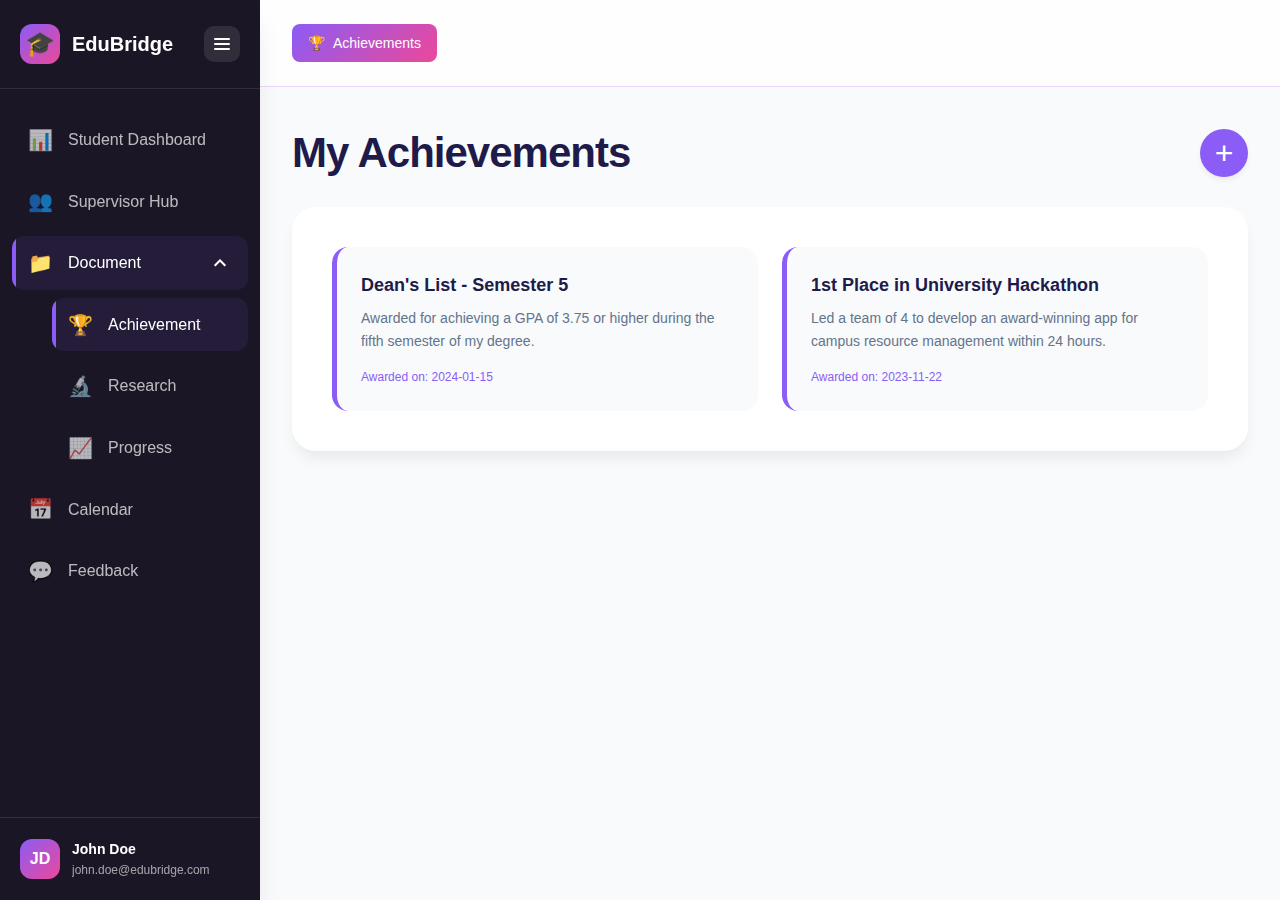
<file: achievement.html>
<!DOCTYPE html>
<html lang="en">
<head>
  <meta charset="UTF-8" />
  <meta name="viewport" content="width=device-width, initial-scale=1.0"/>
  <title>Achievement - EduBridge</title>
  <link rel="stylesheet" href="styles.css" />
  <link href="https://fonts.googleapis.com/css2?family=Material+Symbols+Outlined" rel="stylesheet" />
  <style>
    /* --- NEW: Header for Title and Add Button --- */
    .content-header {
      display: flex;
      justify-content: space-between;
      align-items: center;
      margin-bottom: 20px; /* Reduced bottom margin */
    }
    .add-achievement-btn {
      background: var(--primary);
      color: white;
      border: none;
      border-radius: 50%;
      width: 48px;
      height: 48px;
      font-size: 32px;
      font-weight: 300;
      cursor: pointer;
      display: flex;
      align-items: center;
      justify-content: center;
      line-height: 1;
      transition: all 0.3s ease;
      box-shadow: var(--shadow-md);
    }
    .add-achievement-btn:hover {
      background: #7c3aed;
      transform: scale(1.1) rotate(90deg);
      box-shadow: var(--shadow-lg);
    }

    /* --- NEW: Modal Styles for the Form --- */
    .modal-overlay {
      position: fixed;
      inset: 0;
      background-color: rgba(26, 22, 37, 0.6);
      backdrop-filter: blur(5px);
      z-index: 1001;
      display: flex;
      align-items: center;
      justify-content: center;
      opacity: 0;
      visibility: hidden;
      transition: opacity 0.3s ease, visibility 0s 0.3s;
    }
    .modal-overlay.active {
      opacity: 1;
      visibility: visible;
      transition: opacity 0.3s ease;
    }
    .modal-content {
      background: var(--bg-card);
      border-radius: 24px;
      padding: 40px;
      box-shadow: var(--shadow-xl);
      max-width: 600px;
      width: 90%;
      position: relative;
      transform: translateY(-30px);
      transition: transform 0.4s cubic-bezier(0.25, 1, 0.5, 1);
    }
    .modal-overlay.active .modal-content {
      transform: translateY(0);
    }
    .close-modal-btn {
      position: absolute;
      top: 15px;
      right: 20px;
      background: none;
      border: none;
      font-size: 32px;
      color: var(--text-secondary);
      cursor: pointer;
      transition: color 0.2s ease;
    }
    .close-modal-btn:hover {
      color: var(--text-primary);
    }
    .modal-content h2 {
      font-size: 28px;
      font-weight: 700;
      margin-bottom: 32px;
      color: var(--text-primary);
    }
    .form-grid {
      display: grid;
      grid-template-columns: 1fr;
      gap: 24px;
    }
    .form-group label {
      display: block; font-weight: 600; margin-bottom: 10px;
    }
    .form-group input, .form-group textarea {
      width: 100%; padding: 14px; border: 2px solid var(--border); border-radius: 12px;
      font-size: 16px; transition: all 0.3s ease; background: var(--bg-main);
    }
    .form-group input:focus, .form-group textarea:focus {
        outline: none; border-color: var(--primary); background: white;
    }
    textarea { resize: vertical; min-height: 120px; font-family: inherit; }
    .submit-btn {
      background: var(--gradient-primary); color: white; border: none; padding: 16px 32px; border-radius: 12px;
      font-size: 16px; font-weight: 600; cursor: pointer; transition: all 0.3s ease;
    }
    .submit-btn:hover { transform: translateY(-2px); box-shadow: var(--shadow-lg); }

    /* --- NEW: Animated Success Toast --- */
    .success-toast {
      position: fixed;
      bottom: 20px;
      left: 50%;
      transform: translateX(-50%);
      background-color: #059669; /* A nice green */
      color: white;
      padding: 16px 24px;
      border-radius: 12px;
      box-shadow: var(--shadow-xl);
      z-index: 1002;
      opacity: 0;
      visibility: hidden;
      transform: translate(-50%, 50px);
      transition: opacity 0.4s ease, transform 0.4s ease, visibility 0s 0.4s;
    }
    .success-toast.show {
      opacity: 1;
      visibility: visible;
      transform: translate(-50%, 0);
      transition: opacity 0.4s ease, transform 0.4s ease;
    }
    
    /* Existing Achievement Display Styles */
    .achievements-card {
      background: var(--bg-card);
      border-radius: 24px;
      padding: 40px;
      box-shadow: var(--shadow-lg);
    }
    .achievements-grid {
        display: grid;
        grid-template-columns: repeat(auto-fill, minmax(300px, 1fr));
        gap: 24px;
    }
    .achievement-item {
        background: var(--bg-main); padding: 24px; border-radius: 16px; border-left: 5px solid var(--primary);
    }
    .achievement-item h3 { font-size: 18px; font-weight: 700; color: var(--text-primary); margin-bottom: 8px; }
    .achievement-item p { font-size: 14px; color: var(--text-secondary); margin-bottom: 16px; }
    .achievement-item .date { font-size: 12px; font-weight: 500; color: var(--primary); }
  </style>
</head>
<body>
<div class="layout">
  <!-- The sidebar remains the same, make sure it's the updated version -->
  <aside class="sidebar" id="sidebar">
    <div class="sidebar-header">
      <a href="index.html" class="logo-wrapper">
        <div class="logo-icon">🎓</div>
        <span class="logo-text">EduBridge</span>
      </a>
      <button class="toggle-btn" onclick="toggleSidebar()">
        <svg width="20" height="20" viewBox="0 0 20 20" fill="currentColor"><path d="M3 5h14M3 10h14M3 15h14" stroke="currentColor" stroke-width="2" stroke-linecap="round" /></svg>
      </button>
    </div>
    <nav class="nav-menu">
      <div class="nav-item"><a href="index.html" class="nav-link"><span class="nav-icon">📊</span><span class="nav-text">Student Dashboard</span></a></div>
      <div class="nav-item"><a href="supervisor.html" class="nav-link"><span class="nav-icon">👥</span><span class="nav-text">Supervisor Hub</span></a></div>
      <div class="nav-item"><a href="javascript:void(0);" class="nav-link active" onclick="toggleSubItems()"><span class="nav-icon">📁</span><span class="nav-text">Document</span><span class="material-symbols-outlined" id="dropdownArrow">keyboard_arrow_up</span></a></div>
      <div class="nav-sub-items" id="subItems" style="display: block;">
        <div class="nav-item sub-item"><a href="achievement.html" class="nav-link active"><span class="nav-icon">🏆</span><span class="nav-text">Achievement</span></a></div>
        <div class="nav-item sub-item"><a href="research.html" class="nav-link"><span class="nav-icon">🔬</span><span class="nav-text">Research</span></a></div>
        <div class="nav-item sub-item"><a href="progress.html" class="nav-link"><span class="nav-icon">📈</span><span class="nav-text">Progress</span></a></div>
      </div>
      <div class="nav-item"><a href="calendar.html" class="nav-link"><span class="nav-icon">📅</span><span class="nav-text">Calendar</span></a></div>
      <div class="nav-item"><a href="feedback.html" class="nav-link"><span class="nav-icon">💬</span><span class="nav-text">Feedback</span></a></div>
    </nav>
    <a href="edit-profile.html" style="text-decoration: none; color: inherit;">
      <div class="user-profile">
        <div class="user-avatar">JD</div>
        <div class="user-info"><div class="user-name">John Doe</div><div class="user-email">john.doe@edubridge.com</div></div>
      </div>
    </a>
  </aside>

  <main class="main-content" id="mainContent">
    <div class="header">
      <div class="page-badge"><span>🏆</span><span>Achievements</span></div>
    </div>
    <div class="content">
      <div class="content-header">
        <h1 class="section-title" style="margin-bottom: 0;">My Achievements</h1>
        <button class="add-achievement-btn" id="addAchievementBtn" title="Add New Achievement">+</button>
      </div>
      
      <div class="achievements-card">
          <div class="achievements-grid" id="achievementsGrid">
            <!-- Example Achievements -->
            <div class="achievement-item">
              <h3>Dean's List - Semester 5</h3>
              <p>Awarded for achieving a GPA of 3.75 or higher during the fifth semester of my degree.</p>
              <div class="date">Awarded on: 2024-01-15</div>
            </div>
            <div class="achievement-item">
              <h3>1st Place in University Hackathon</h3>
              <p>Led a team of 4 to develop an award-winning app for campus resource management within 24 hours.</p>
              <div class="date">Awarded on: 2023-11-22</div>
            </div>
          </div>
      </div>
    </div>
  </main>
</div>

<!-- MODAL FOR ADDING ACHIEVEMENT -->
<div class="modal-overlay" id="achievementModal">
  <div class="modal-content">
    <button class="close-modal-btn" id="closeModalBtn">×</button>
    <h2>Add New Achievement</h2>
    <form id="achievementForm">
      <div class="form-grid">
        <div class="form-group">
          <label for="achieveTitle">Achievement Title</label>
          <input type="text" id="achieveTitle" name="achieveTitle" placeholder="e.g., Best Paper Award" required>
        </div>
        <div class="form-group">
          <label for="achieveDesc">Description</label>
          <textarea id="achieveDesc" name="achieveDesc" placeholder="Briefly describe the achievement." required></textarea>
        </div>
        <div class="form-group">
          <label for="achieveDate">Date Awarded</label>
          <input type="date" id="achieveDate" name="achieveDate" required>
        </div>
      </div>
      <button type="submit" class="submit-btn">Add Achievement</button>
    </form>
  </div>
</div>

<!-- SUCCESS TOAST NOTIFICATION -->
<div class="success-toast" id="successToast">
  Your achievement has been successfully added!
</div>

<script>
  // --- Sidebar Logic ---
  function toggleSubItems() {
    const subItems = document.getElementById("subItems");
    const arrow = document.getElementById("dropdownArrow");
    const isVisible = subItems.style.display === "block";
    subItems.style.display = isVisible ? "none" : "block";
    arrow.textContent = isVisible ? "keyboard_arrow_down" : "keyboard_arrow_up";
  }
  function toggleSidebar() {
      const sidebar = document.getElementById('sidebar');
      sidebar.classList.toggle('collapsed');
  }

  // --- NEW: Modal and Form Logic ---
  document.addEventListener('DOMContentLoaded', function() {
    const modal = document.getElementById('achievementModal');
    const addBtn = document.getElementById('addAchievementBtn');
    const closeBtn = document.getElementById('closeModalBtn');
    const form = document.getElementById('achievementForm');
    const grid = document.getElementById('achievementsGrid');
    const successToast = document.getElementById('successToast');

    // Function to open the modal
    const openModal = () => {
      modal.classList.add('active');
    };

    // Function to close the modal
    const closeModal = () => {
      modal.classList.remove('active');
    };

    // Event listeners to open/close modal
    addBtn.addEventListener('click', openModal);
    closeBtn.addEventListener('click', closeModal);
    modal.addEventListener('click', (event) => {
      if (event.target === modal) {
        closeModal();
      }
    });

    // Form submission logic
    form.addEventListener('submit', function(event) {
      event.preventDefault();

      const title = document.getElementById('achieveTitle').value;
      const description = document.getElementById('achieveDesc').value;
      const date = document.getElementById('achieveDate').value;

      // Create new achievement item element
      const newItem = document.createElement('div');
      newItem.classList.add('achievement-item');
      newItem.innerHTML = `
        <h3>${title}</h3>
        <p>${description}</p>
        <div class="date">Awarded on: ${date}</div>
      `;

      // Add the new item to the top of the grid
      grid.prepend(newItem);

      // Reset the form and close the modal
      form.reset();
      closeModal();

      // Show the animated success toast
      successToast.classList.add('show');
      // Hide the toast after 3 seconds
      setTimeout(() => {
        successToast.classList.remove('show');
      }, 3000);
    });
  });
</script>
</body>
</html>
</file>
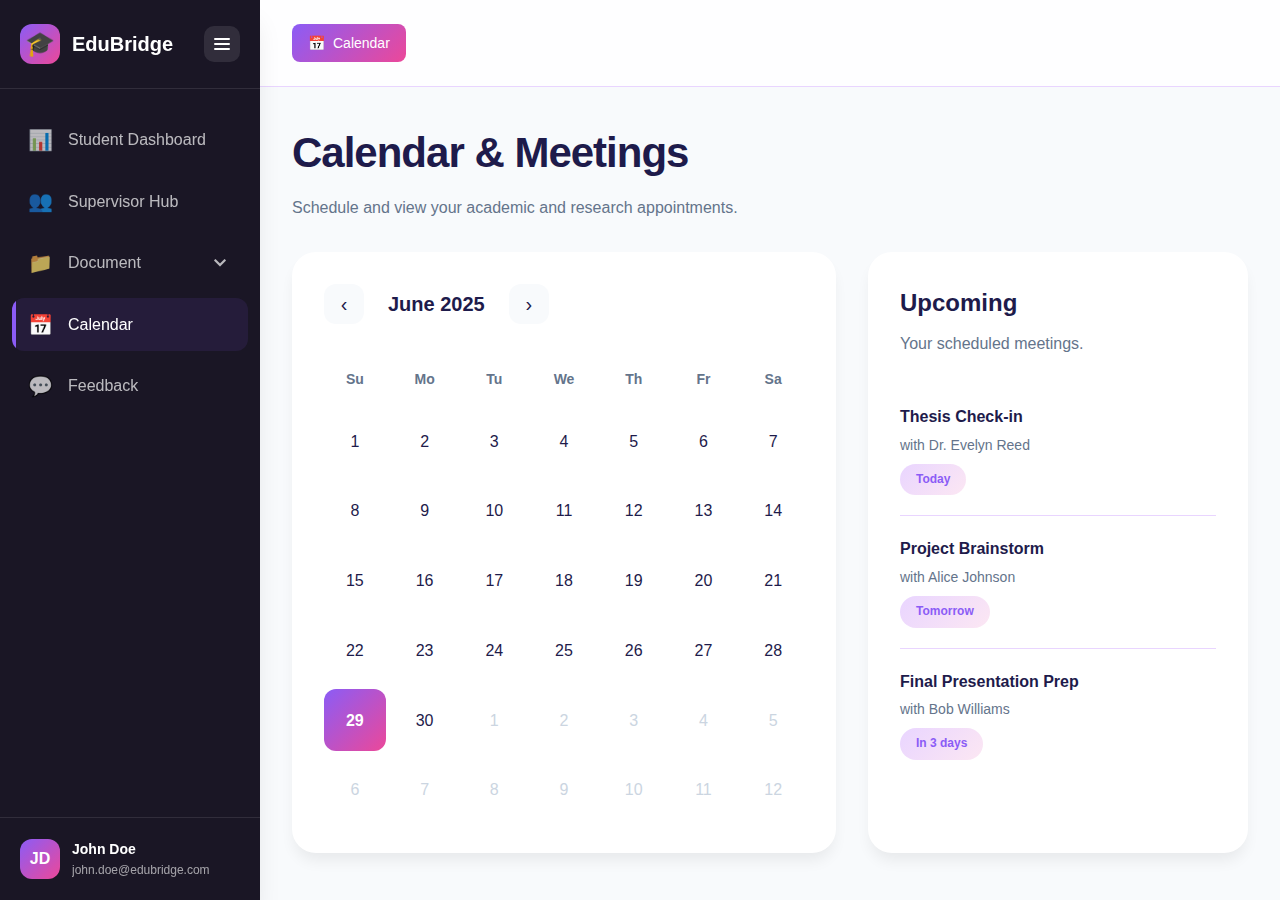
<file: calendar.html>
<!DOCTYPE html>
<html lang="en">
<head>
    <meta charset="UTF-8">
    <meta name="viewport" content="width=device-width, initial-scale=1.0">
    <title>EduBridge - Calendar</title>
    <link rel="stylesheet" href="styles.css">
    <link href="https://fonts.googleapis.com/css2?family=Material+Symbols+Outlined" rel="stylesheet" />
</head>
<body>
<div class="layout">
    <!-- START: UPDATED SIDEBAR -->
    <aside class="sidebar" id="sidebar">
      <div class="sidebar-header">
        <a href="index.html" class="logo-wrapper">
          <div class="logo-icon">🎓</div>
          <span class="logo-text">EduBridge</span>
        </a>
        <button class="toggle-btn" onclick="toggleSidebar()">
          <svg width="20" height="20" viewBox="0 0 20 20" fill="currentColor"><path d="M3 5h14M3 10h14M3 15h14" stroke="currentColor" stroke-width="2" stroke-linecap="round" /></svg>
        </button>
      </div>
      <nav class="nav-menu">
        <div class="nav-item">
          <a href="index.html" class="nav-link">
            <span class="nav-icon">📊</span><span class="nav-text">Student Dashboard</span>
          </a>
        </div>
        <div class="nav-item">
          <a href="supervisor.html" class="nav-link">
            <span class="nav-icon">👥</span><span class="nav-text">Supervisor Hub</span>
          </a>
        </div>
        <div class="nav-item">
          <a href="javascript:void(0);" class="nav-link" onclick="toggleSubItems()">
            <span class="nav-icon">📁</span>
            <span class="nav-text">Document</span>
            <span class="material-symbols-outlined" id="dropdownArrow">keyboard_arrow_down</span>
          </a>
        </div>
        <div class="nav-sub-items" id="subItems" style="display: none;">
          <div class="nav-item sub-item"><a href="achievement.html" class="nav-link"><span class="nav-icon">🏆</span><span class="nav-text">Achievement</span></a></div>
          <div class="nav-item sub-item"><a href="research.html" class="nav-link"><span class="nav-icon">🔬</span><span class="nav-text">Research</span></a></div>
          <div class="nav-item sub-item"><a href="progress.html" class="nav-link"><span class="nav-icon">📈</span><span class="nav-text">Progress</span></a></div>
        </div>
        <div class="nav-item">
          <a href="calendar.html" class="nav-link active">
            <span class="nav-icon">📅</span><span class="nav-text">Calendar</span>
          </a>
        </div>
        <div class="nav-item">
          <a href="feedback.html" class="nav-link">
            <span class="nav-icon">💬</span><span class="nav-text">Feedback</span>
          </a>
        </div>
      </nav>
      <a href="edit-profile.html" style="text-decoration: none; color: inherit;">
        <div class="user-profile">
          <div class="user-avatar">JD</div>
          <div class="user-info"><div class="user-name">John Doe</div><div class="user-email">john.doe@edubridge.com</div></div>
        </div>
      </a>
    </aside>
    <!-- END: UPDATED SIDEBAR -->

    <main class="main-content" id="mainContent">
        <div class="header">
            <div class="page-badge">
                <span>📅</span>
                <span>Calendar</span>
            </div>
        </div>
        <div class="content">
            <h1 class="section-title">Calendar & Meetings</h1>
            <p style="color: var(--text-secondary); margin-top: -32px; margin-bottom: 32px;">Schedule and view your academic and research appointments.</p>
            <div class="calendar-layout">
                <div class="calendar-card">
                    <div class="calendar-header">
                        <div class="calendar-nav">
                            <button onclick="previousMonth()">‹</button>
                            <span class="calendar-month">June 2025</span>
                            <button onclick="nextMonth()">›</button>
                        </div>
                    </div>
                    <div class="calendar-grid" id="calendarGrid">
                        <div class="calendar-day-header">Su</div>
                        <div class="calendar-day-header">Mo</div>
                        <div class="calendar-day-header">Tu</div>
                        <div class="calendar-day-header">We</div>
                        <div class="calendar-day-header">Th</div>
                        <div class="calendar-day-header">Fr</div>
                        <div class="calendar-day-header">Sa</div>
                    </div>
                </div>
                <div class="meetings-card">
                    <h3 class="meetings-header">Upcoming</h3>
                    <p class="meetings-subtitle">Your scheduled meetings.</p>
                    <div class="meeting-item">
                        <div class="meeting-title">Thesis Check-in</div>
                        <div class="meeting-info">with Dr. Evelyn Reed</div>
                        <span class="meeting-time">Today</span>
                    </div>
                    <div class="meeting-item">
                        <div class="meeting-title">Project Brainstorm</div>
                        <div class="meeting-info">with Alice Johnson</div>
                        <span class="meeting-time">Tomorrow</span>
                    </div>
                    <div class="meeting-item">
                        <div class="meeting-title">Final Presentation Prep</div>
                        <div class="meeting-info">with Bob Williams</div>
                        <span class="meeting-time">In 3 days</span>
                    </div>
                </div>
            </div>
        </div>
    </main>
</div>
<script>
  function toggleSubItems() {
    const subItems = document.getElementById("subItems");
    const arrow = document.getElementById("dropdownArrow");
    const isVisible = subItems.style.display === "block";
    subItems.style.display = isVisible ? "none" : "block";
    arrow.textContent = isVisible ? "keyboard_arrow_down" : "keyboard_arrow_up";
  }
   function toggleSidebar() {
      const sidebar = document.getElementById('sidebar');
      sidebar.classList.toggle('collapsed');
  }
</script>
<script src="common.js"></script>
<script src="calendar.js"></script>
</body>
</html>
</file>
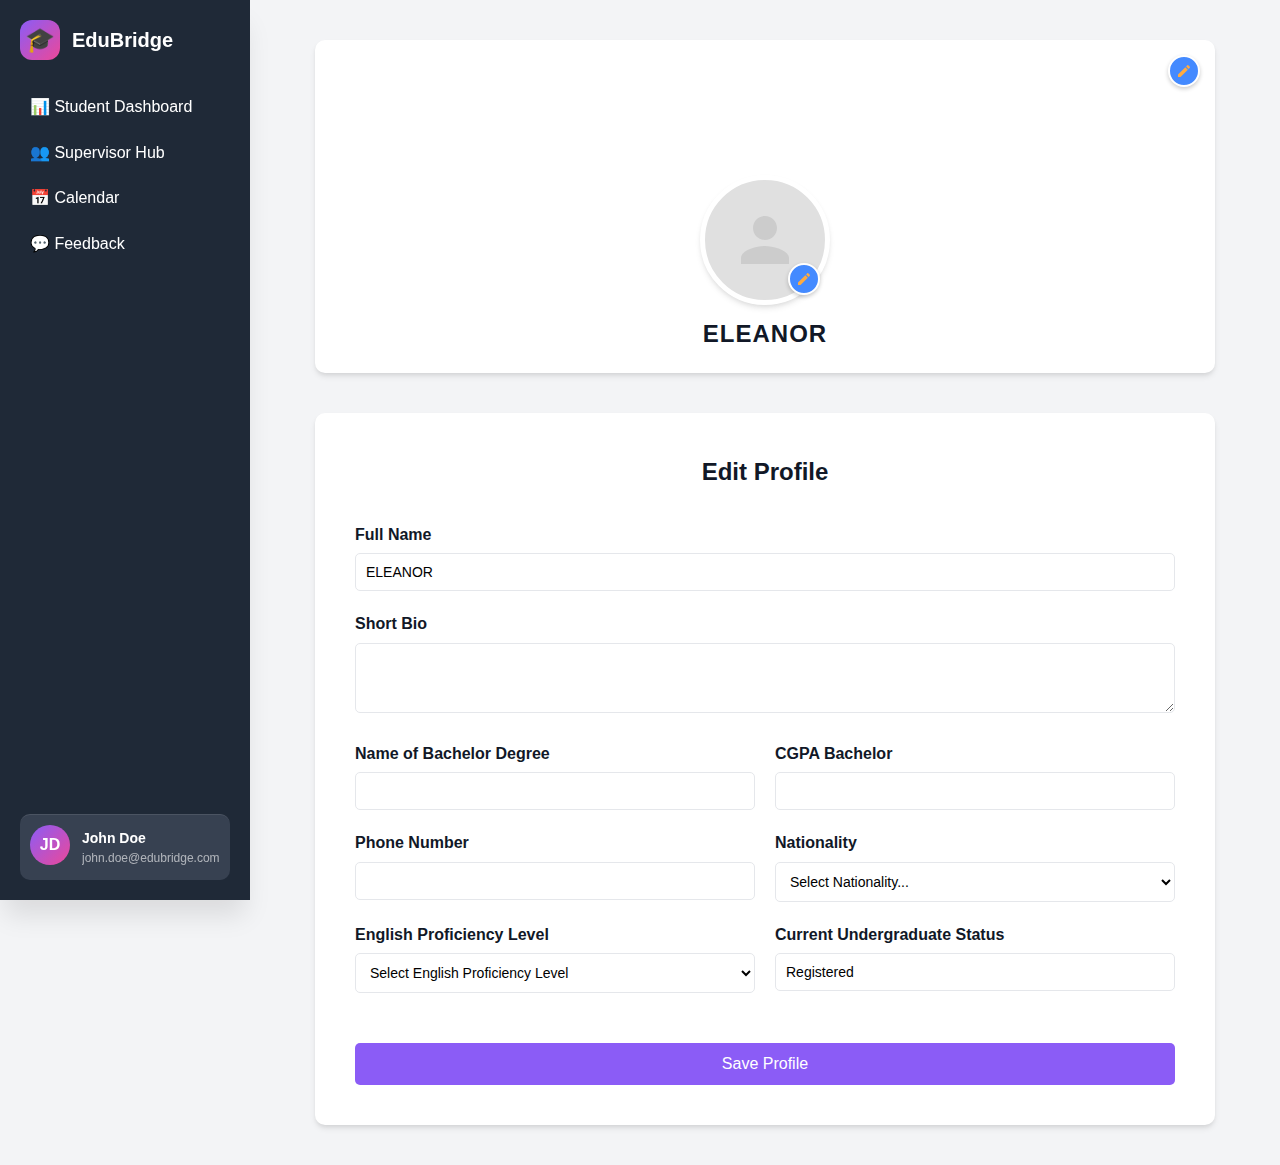
<file: edit-profile.html>
<!DOCTYPE html>
<html lang="en">
<head>
  <meta charset="UTF-8" />
  <meta name="viewport" content="width=device-width, initial-scale=1.0"/>
  <title>Edit Profile - EduBridge</title>
  <link rel="stylesheet" href="styles.css" />
  <style>
    /* Base styles from your original file */
    :root {
      --sidebar-bg: #1f2937;
      --sidebar-hover: #374151;
      --bg-main: #f3f4f6;
      --bg-card: #ffffff;
      --text-primary: #111827;
      --primary: #8b5cf6;
      --border: #e5e7eb;
      --shadow-md: 0 4px 6px -1px rgba(0, 0, 0, 0.1), 0 2px 4px -1px rgba(0, 0, 0, 0.06);
    }

    .layout {
      display: flex;
      min-height: 100vh;
    }

    .sidebar {
      width: 250px;
      background-color: var(--sidebar-bg);
      color: white;
      display: flex;
      flex-direction: column;
      justify-content: space-between;
      padding: 20px;
    }

    .logo-wrapper {
      display: flex;
      align-items: center;
      text-decoration: none;
      color: white;
      font-size: 1.2rem;
      font-weight: bold;
    }

    .nav-link {
      display: flex;
      align-items: center;
      padding: 10px;
      border-radius: 5px;
      color: white;
      text-decoration: none;
      transition: background 0.3s;
    }

    .nav-link:hover {
      background-color: var(--sidebar-hover);
    }

    .user-profile {
      margin-top: auto;
      background-color: var(--sidebar-hover);
      padding: 10px;
      border-radius: 10px;
    }

    .user-avatar {
      background-color: var(--primary);
      width: 40px;
      height: 40px;
      border-radius: 50%;
      display: flex;
      align-items: center;
      justify-content: center;
      font-weight: bold;
      margin-bottom: 5px;
      color: white;
    }

    .main-content {
      flex: 1;
      background-color: var(--bg-main);
      padding: 40px;
      overflow-y: auto;
    }

    /* --- START: CSS for New Profile Header --- */
    .profile-header {
      max-width: 900px;
      margin: 0 auto 40px auto;
      background-color: var(--bg-card);
      border-radius: 10px;
      box-shadow: var(--shadow-md);
      position: relative;
    }

    .profile-banner {
      height: 200px;
      background-image: url('https://i.imgur.com/g9nENyN.png'); /* Low-poly background */
      background-size: cover;
      background-position: center;
      border-top-left-radius: 10px;
      border-top-right-radius: 10px;
      position: relative;
    }

    .profile-picture-container {
      position: absolute;
      top: 200px; /* Same as banner height */
      left: 50%;
      transform: translate(-50%, -50%);
      text-align: center;
    }
    
    .profile-avatar-wrapper {
        position: relative;
        display: inline-block;
    }

    .profile-avatar-img {
      width: 130px;
      height: 130px;
      border-radius: 50%;
      border: 5px solid white;
      background-color: #e0e0e0; /* Placeholder color */
      display: flex;
      align-items: center;
      justify-content: center;
      box-shadow: var(--shadow-md);
    }
    
    .profile-avatar-img svg {
        width: 60%;
        height: 60%;
        fill: #cccccc;
    }

    .profile-name {
      margin-top: 75px; /* Creates space for the overlapping avatar */
      padding-bottom: 20px;
      font-size: 1.5rem;
      font-weight: bold;
      color: var(--text-primary);
      text-align: center;
      letter-spacing: 1px;
    }
    
    .edit-button {
        position: absolute;
        width: 32px;
        height: 32px;
        background-color: #448aff; /* Blue color from image */
        border-radius: 50%;
        border: 2px solid white;
        display: flex;
        align-items: center;
        justify-content: center;
        cursor: pointer;
        box-shadow: 0 2px 4px rgba(0,0,0,0.2);
        padding: 0; /* Override default button padding */
    }
    
    .edit-button:hover {
        background-color: #2962ff;
    }

    .edit-button svg {
        width: 16px;
        height: 16px;
        fill: #ffab40; /* Orange color from image */
    }

    .banner-edit {
        top: 15px;
        right: 15px;
    }

    .avatar-edit {
        bottom: 10px;
        right: 10px;
    }
    /* --- END: CSS for New Profile Header --- */

    .form-wrapper {
      max-width: 900px;
      background-color: var(--bg-card);
      padding: 40px;
      border-radius: 10px;
      box-shadow: var(--shadow-md);
      margin: auto;
    }

    h2 {
      margin-bottom: 30px;
      text-align: center;
      color: var(--text-primary);
    }

    form {
      display: grid;
      grid-template-columns: 1fr 1fr;
      gap: 20px;
    }

    .full-width {
      grid-column: 1 / -1;
    }

    label {
      display: block;
      margin-bottom: 6px;
      font-weight: 600;
    }

    input, textarea, select {
      width: 100%;
      padding: 10px;
      border: 1px solid var(--border);
      border-radius: 5px;
      font-size: 14px;
      background-color: white;
    }

    /* Made selector more specific to avoid conflict with edit buttons */
    button[type="submit"] {
      grid-column: 1 / -1;
      margin-top: 30px;
      padding: 12px;
      background-color: var(--primary);
      color: white;
      border: none;
      border-radius: 5px;
      font-size: 16px;
      cursor: pointer;
    }

    button[type="submit"]:hover {
      background-color: #6d28d9;
    }

    @media screen and (max-width: 768px) {
      form {
        grid-template-columns: 1fr;
      }

      .full-width {
        grid-column: 1;
      }
    }
  </style>
</head>
<body>
  <div class="layout">
    <!-- Sidebar -->
    <aside class="sidebar">
      <div>
        <a href="index.html" class="logo-wrapper">
          <div class="logo-icon">🎓</div>
          <span class="logo-text">EduBridge</span>
        </a>
        <nav class="nav-menu">
          <a href="index.html" class="nav-link">📊 Student Dashboard</a>
          <a href="supervisor.html" class="nav-link">👥 Supervisor Hub</a>
          <a href="calendar.html" class="nav-link">📅 Calendar</a>
          <a href="feedback.html" class="nav-link">💬 Feedback</a>
        </nav>
      </div>

      <a href="edit-profile.html" style="text-decoration: none; color: inherit;">
        <div class="user-profile">
          <div class="user-avatar">JD</div>
          <div class="user-info">
            <div class="user-name">John Doe</div>
            <div class="user-email">john.doe@edubridge.com</div>
          </div>
        </div>
      </a>
    </aside>

    <!-- Main Content -->
    <main class="main-content">
      
      <!-- START: New Profile Header -->
      <div class="profile-header">
        <div class="profile-banner">
          <button class="edit-button banner-edit" title="Edit banner image">
            <svg viewBox="0 0 24 24"><path d="M3 17.25V21h3.75L17.81 9.94l-3.75-3.75L3 17.25zM20.71 7.04c.39-.39.39-1.02 0-1.41l-2.34-2.34c-.39-.39-1.02-.39-1.41 0l-1.83 1.83 3.75 3.75 1.83-1.83z"></path></svg>
          </button>
        </div>

        <div class="profile-picture-container">
          <div class="profile-avatar-wrapper">
            <div class="profile-avatar-img">
                <!-- SVG placeholder for profile picture -->
                <svg xmlns="http://www.w3.org/2000/svg" viewBox="0 0 24 24"><path d="M12 12c2.21 0 4-1.79 4-4s-1.79-4-4-4-4 1.79-4 4 1.79 4 4 4zm0 2c-2.67 0-8 1.34-8 4v2h16v-2c0-2.66-5.33-4-8-4z"></path></svg>
            </div>
            <button class="edit-button avatar-edit" title="Edit profile picture">
              <svg viewBox="0 0 24 24"><path d="M3 17.25V21h3.75L17.81 9.94l-3.75-3.75L3 17.25zM20.71 7.04c.39-.39.39-1.02 0-1.41l-2.34-2.34c-.39-.39-1.02-.39-1.41 0l-1.83 1.83 3.75 3.75 1.83-1.83z"></path></svg>
            </button>
          </div>
        </div>
        
        <h1 class="profile-name">ELEANOR</h1>
      </div>
      <!-- END: New Profile Header -->

      <div class="form-wrapper">
        <h2>Edit Profile</h2>
        <form>
          <div class="full-width">
            <label for="fullname">Full Name</label>
            <input type="text" id="fullname" name="fullname" value="ELEANOR">
          </div>

          <div class="full-width">
            <label for="bio">Short Bio</label>
            <textarea id="bio" name="bio" rows="3"></textarea>
          </div>

          <div>
            <label for="degree">Name of Bachelor Degree</label>
            <input type="text" id="degree" name="degree">
          </div>

          <div>
            <label for="cgpa">CGPA Bachelor</label>
            <input type="text" id="cgpa" name="cgpa">
          </div>

          <div>
            <label for="phone">Phone Number</label>
            <input type="text" id="phone" name="phone">
          </div>

          <div>
            <label for="nationality">Nationality</label>
            <select id="nationality" name="nationality">
              <option>Select Nationality...</option>
              <option>Malaysian</option>
              <option>International</option>
            </select>
          </div>

          <div>
            <label for="english">English Proficiency Level</label>
            <select id="english" name="english">
              <option>Select English Proficiency Level</option>
              <option>Beginner</option>
              <option>Intermediate</option>
              <option>Advanced</option>
              <option>Fluent</option>
            </select>
          </div>

          <div>
            <label for="status">Current Undergraduate Status</label>
            <input type="text" id="status" name="status" value="Registered">
          </div>

          <button type="submit">Save Profile</button>
        </form>
      </div>
    </main>
  </div>
</body>
</html>
</file>
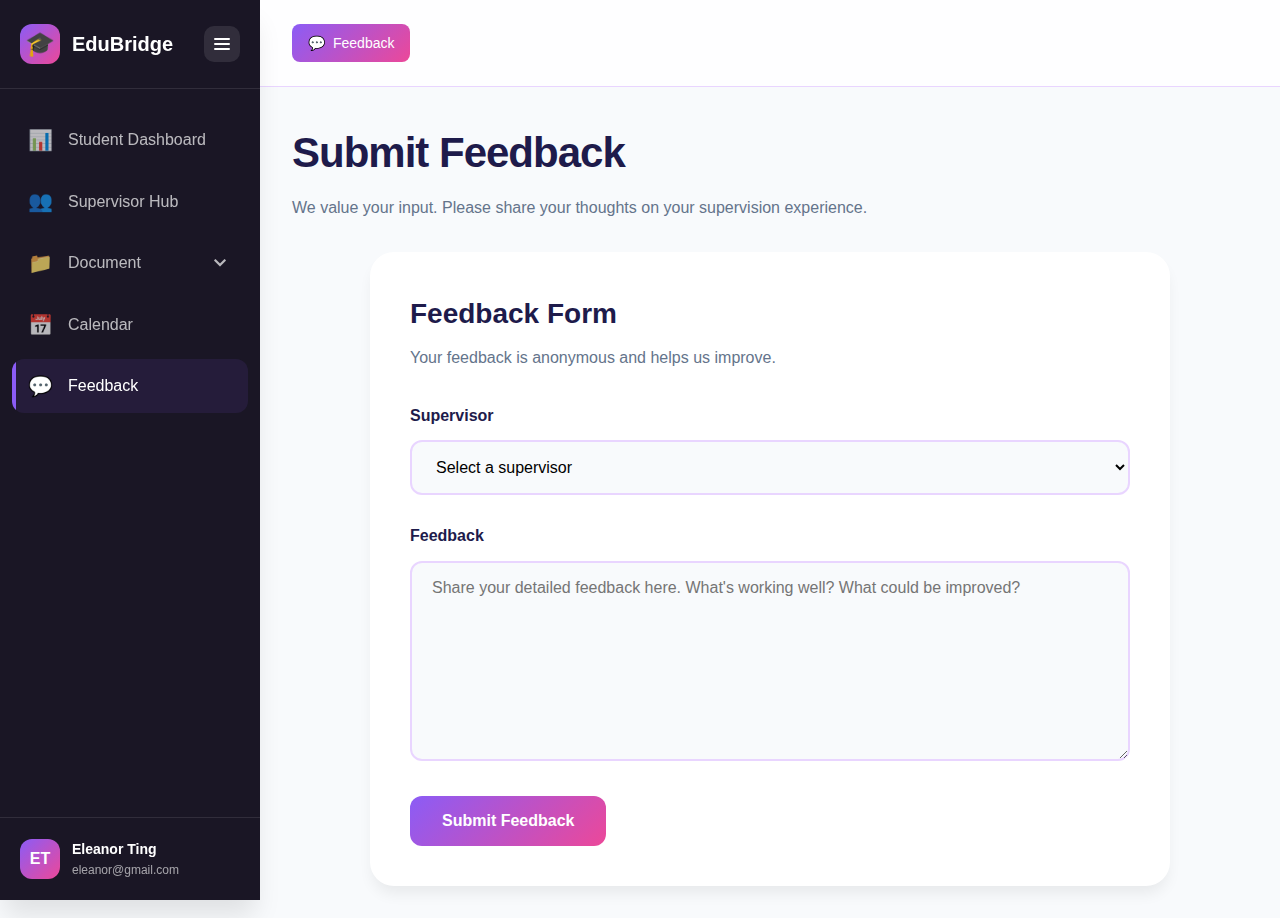
<file: feedback.html>
<!DOCTYPE html>
<html lang="en">
<head>
    <meta charset="UTF-8">
    <meta name="viewport" content="width=device-width, initial-scale=1.0">
    <title>EduBridge - Feedback</title>
    <link rel="stylesheet" href="styles.css">
    <link href="https://fonts.googleapis.com/css2?family=Material+Symbols+Outlined" rel="stylesheet" />
</head>
<body>
<div class="layout">
    <!-- START: UPDATED SIDEBAR -->
    <aside class="sidebar" id="sidebar">
      <div class="sidebar-header">
        <a href="index.html" class="logo-wrapper">
          <div class="logo-icon">🎓</div>
          <span class="logo-text">EduBridge</span>
        </a>
        <button class="toggle-btn" onclick="toggleSidebar()">
          <svg width="20" height="20" viewBox="0 0 20 20" fill="currentColor"><path d="M3 5h14M3 10h14M3 15h14" stroke="currentColor" stroke-width="2" stroke-linecap="round" /></svg>
        </button>
      </div>
      <nav class="nav-menu">
        <div class="nav-item">
          <a href="index.html" class="nav-link">
            <span class="nav-icon">📊</span><span class="nav-text">Student Dashboard</span>
          </a>
        </div>
        <div class="nav-item">
          <a href="supervisor.html" class="nav-link">
            <span class="nav-icon">👥</span><span class="nav-text">Supervisor Hub</span>
          </a>
        </div>
        <div class="nav-item">
          <a href="javascript:void(0);" class="nav-link" onclick="toggleSubItems()">
            <span class="nav-icon">📁</span>
            <span class="nav-text">Document</span>
            <span class="material-symbols-outlined" id="dropdownArrow">keyboard_arrow_down</span>
          </a>
        </div>
        <div class="nav-sub-items" id="subItems" style="display: none;">
          <div class="nav-item sub-item"><a href="achievement.html" class="nav-link"><span class="nav-icon">🏆</span><span class="nav-text">Achievement</span></a></div>
          <div class="nav-item sub-item"><a href="research.html" class="nav-link"><span class="nav-icon">🔬</span><span class="nav-text">Research</span></a></div>
          <div class="nav-item sub-item"><a href="progress.html" class="nav-link"><span class="nav-icon">📈</span><span class="nav-text">Progress</span></a></div>
        </div>
        <div class="nav-item">
          <a href="calendar.html" class="nav-link">
            <span class="nav-icon">📅</span><span class="nav-text">Calendar</span>
          </a>
        </div>
        <div class="nav-item">
          <a href="feedback.html" class="nav-link active">
            <span class="nav-icon">💬</span><span class="nav-text">Feedback</span>
          </a>
        </div>
      </nav>
      <a href="edit-profile.html" style="text-decoration: none; color: inherit;">
        <div class="user-profile">
          <div class="user-avatar">ET</div>
          <div class="user-info"><div class="user-name">Eleanor Ting</div><div class="user-email">eleanor@gmail.com</div></div>
        </div>
      </a>
    </aside>
    <!-- END: UPDATED SIDEBAR -->

    <main class="main-content" id="mainContent">
        <div class="header">
            <div class="page-badge">
                <span>💬</span>
                <span>Feedback</span>
            </div>
        </div>
        <div class="content">
            <h1 class="section-title">Submit Feedback</h1>
            <p style="color: var(--text-secondary); margin-top: -32px; margin-bottom: 32px;">We value your input. Please share your thoughts on your supervision experience.</p>
            <div class="feedback-card">
                <div class="form-header">
                    <h2 class="form-title">Feedback Form</h2>
                    <p class="form-subtitle">Your feedback is anonymous and helps us improve.</p>
                </div>
                <form onsubmit="submitFeedback(event)">
                    <div class="form-group">
                        <label class="form-label">Supervisor</label>
                        <select class="form-control" required>
                            <option value="">Select a supervisor</option>
                            <option value="dr-aminudin">Dr. Aminudin Bin Hehsan</option>
                            <option value="dr-zulhasni">Dr. Zulhasni Bin Abdul Rahim</option>
                            <option value="prof-madya">Prof. Madya Dr. Adibah Binti Abdul Latif</option>
                        </select>
                    </div>
                    <div class="form-group">
                        <label class="form-label">Feedback</label>
                        <textarea class="form-control" placeholder="Share your detailed feedback here. What's working well? What could be improved?" required></textarea>
                    </div>
                    <button type="submit" class="submit-btn">Submit Feedback</button>
                </form>
            </div>
        </div>
    </main>
</div>
<script>
  function toggleSubItems() {
    const subItems = document.getElementById("subItems");
    const arrow = document.getElementById("dropdownArrow");
    const isVisible = subItems.style.display === "block";
    subItems.style.display = isVisible ? "none" : "block";
    arrow.textContent = isVisible ? "keyboard_arrow_down" : "keyboard_arrow_up";
  }
  function toggleSidebar() {
      const sidebar = document.getElementById('sidebar');
      sidebar.classList.toggle('collapsed');
  }
</script>
<script src="common.js"></script>
<script src="feedback.js"></script>
</body>
</html>
</file>
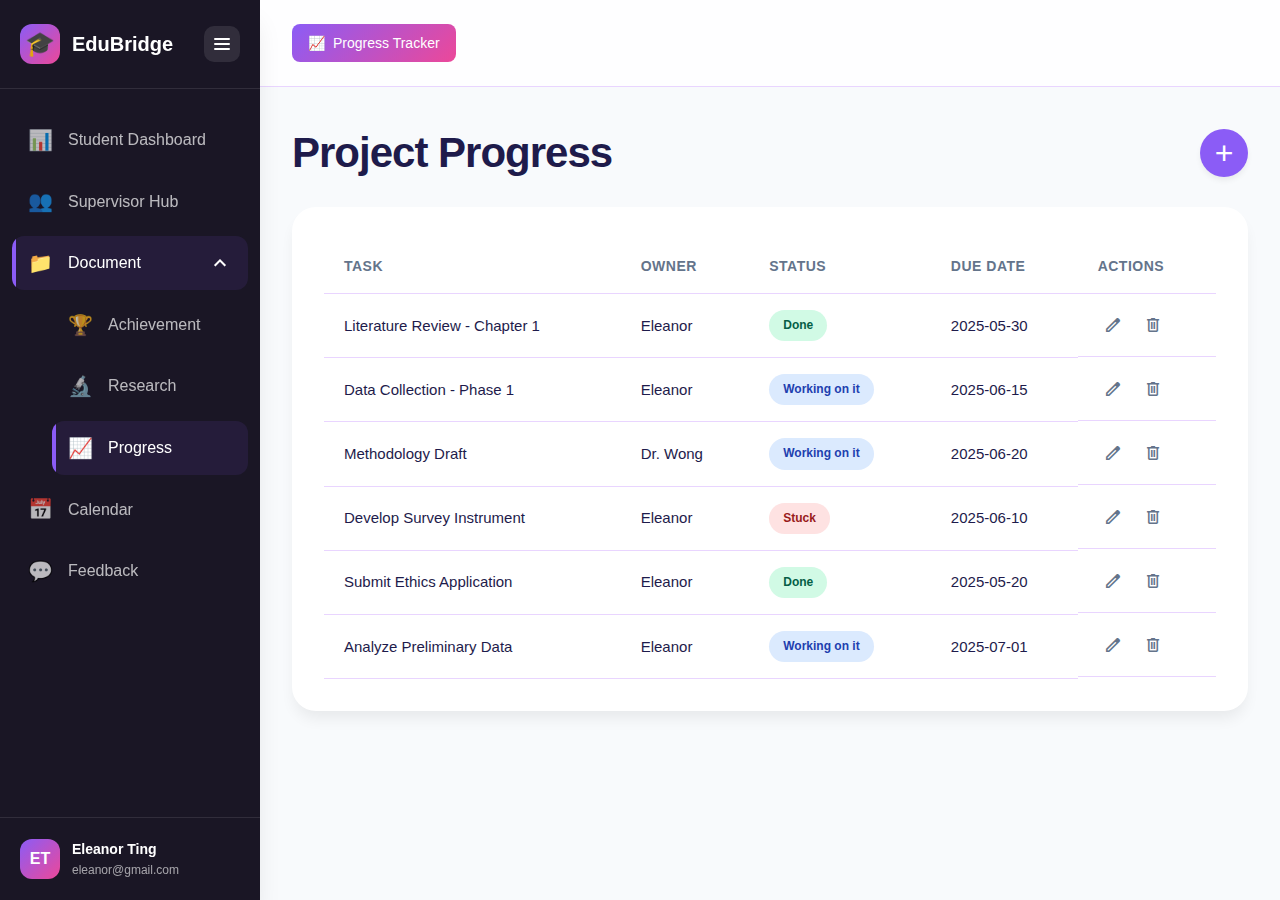
<file: progress.html>
<!DOCTYPE html>
<html lang="en">
<head>
  <meta charset="UTF-8" />
  <meta name="viewport" content="width=device-width, initial-scale=1.0"/>
  <title>Progress - EduBridge</title>
  <link rel="stylesheet" href="styles.css" />
  <link href="https://fonts.googleapis.com/css2?family=Material+Symbols+Outlined" rel="stylesheet" />
  <style>
    /* --- Header for Title and Add Button --- */
    .content-header {
      display: flex;
      justify-content: space-between;
      align-items: center;
      margin-bottom: 20px;
    }
    .add-task-btn {
      background: var(--primary);
      color: white;
      border: none;
      border-radius: 50%;
      width: 48px;
      height: 48px;
      font-size: 32px;
      font-weight: 300;
      cursor: pointer;
      display: flex;
      align-items: center;
      justify-content: center;
      line-height: 1;
      transition: all 0.3s ease;
      box-shadow: var(--shadow-md);
    }
    .add-task-btn:hover {
      background: #7c3aed;
      transform: scale(1.1) rotate(90deg);
      box-shadow: var(--shadow-lg);
    }

    /* --- Styles for Action Buttons in Table --- */
    .action-buttons {
        display: flex;
        gap: 10px;
    }
    .action-btn {
        background: none;
        border: none;
        cursor: pointer;
        padding: 5px;
        border-radius: 50%;
        display: flex;
        align-items: center;
        justify-content: center;
        transition: background-color 0.2s;
    }
    .action-btn .material-symbols-outlined {
        font-size: 20px;
        color: var(--text-secondary);
    }
    .action-btn.edit-btn:hover { background-color: #dbeafe; }
    .action-btn.edit-btn:hover .material-symbols-outlined { color: #1e40af; }
    .action-btn.delete-btn:hover { background-color: #fee2e2; }
    .action-btn.delete-btn:hover .material-symbols-outlined { color: #991b1b; }


    /* --- FINAL, COMPACT MODAL STYLES FOR MACBOOK SIZE --- */
    .modal-overlay {
      position: fixed;
      inset: 0;
      background-color: rgba(26, 22, 37, 0.6);
      backdrop-filter: blur(5px);
      z-index: 1001;
      display: none; /* Hidden by default */
      align-items: center;
      justify-content: center;
      padding: 20px;
    }
    .modal-overlay.active { display: flex; }
    .modal-content {
      background: var(--bg-card);
      border-radius: 20px; /* EDITED: Slightly smaller radius */
      padding: 28px; /* EDITED: Reduced padding */
      box-shadow: var(--shadow-xl);
      max-width: 480px; /* EDITED: Slightly smaller width */
      width: 100%;
      position: relative;
    }
    .close-modal-btn {
      position: absolute; top: 12px; right: 15px; background: none; border: none; font-size: 30px;
      color: var(--text-secondary); cursor: pointer; transition: color 0.2s ease;
    }
    .close-modal-btn:hover { color: var(--text-primary); }
    .modal-content h2 { 
        font-size: 22px; /* EDITED: Smaller title */
        font-weight: 700; 
        margin-bottom: 22px; /* EDITED: Reduced margin */
        color: var(--text-primary); 
    }
    .form-grid { 
        display: grid; 
        grid-template-columns: 1fr; 
        gap: 14px; /* EDITED: Reduced gap between form items */
    }
    .form-group label { 
        display: block; 
        font-weight: 600; 
        margin-bottom: 6px; /* EDITED: Reduced margin */
    }
    .form-group input, .form-group select {
      width: 100%; 
      padding: 10px 12px; /* EDITED: Reduced padding inside inputs */
      border: 2px solid var(--border); 
      border-radius: 10px; /* EDITED: Smaller radius */
      font-size: 15px; /* EDITED: Smaller font */
      transition: all 0.3s ease; 
      background: var(--bg-main); 
      font-family: inherit;
    }
    .form-group input:focus, .form-group select:focus {
        outline: none; border-color: var(--primary); background: white;
    }
    .modal-submit-btn {
      background: var(--gradient-primary); color: white; border: none; padding: 12px 32px; /* EDITED: Reduced vertical padding */
      border-radius: 10px; /* EDITED: Smaller radius */
      font-size: 15px; /* EDITED: Smaller font */
      font-weight: 600; cursor: pointer; transition: all 0.3s ease; 
      margin-top: 22px; /* EDITED: Adjusted margin */
      width: 100%; /* Make button full width */
    }
    .modal-submit-btn:hover { transform: translateY(-2px); box-shadow: var(--shadow-lg); }


    /* Existing Table Styles */
    .progress-table-container {
        background: var(--bg-card); border-radius: 24px; padding: 32px;
        box-shadow: var(--shadow-lg); overflow-x: auto;
    }
    .progress-table { width: 100%; border-collapse: collapse; min-width: 600px; }
    .progress-table th, .progress-table td { padding: 16px 20px; text-align: left; border-bottom: 1px solid var(--border); }
    .progress-table th { font-size: 14px; font-weight: 600; color: var(--text-secondary); text-transform: uppercase; letter-spacing: 0.5px; }
    .progress-table td { font-size: 15px; color: var(--text-primary); }
    .progress-table tbody tr:hover { background-color: var(--bg-main); }
    .status-badge { display: inline-block; padding: 6px 14px; border-radius: 99px; font-size: 12px; font-weight: 600; white-space: nowrap; }
    .status-done { background-color: #d1fae5; color: #065f46; }
    .status-working { background-color: #dbeafe; color: #1e40af; }
    .status-stuck { background-color: #fee2e2; color: #991b1b; }
  </style>
</head>
<body>
<div class="layout">
  <aside class="sidebar" id="sidebar">
    <div class="sidebar-header">
      <a href="index.html" class="logo-wrapper"><div class="logo-icon">🎓</div><span class="logo-text">EduBridge</span></a>
      <button class="toggle-btn" onclick="toggleSidebar()"><svg width="20" height="20" viewBox="0 0 20 20" fill="currentColor"><path d="M3 5h14M3 10h14M3 15h14" stroke="currentColor" stroke-width="2" stroke-linecap="round" /></svg></button>
    </div>
    <nav class="nav-menu">
      <div class="nav-item"><a href="index.html" class="nav-link"><span class="nav-icon">📊</span><span class="nav-text">Student Dashboard</span></a></div>
      <div class="nav-item"><a href="supervisor.html" class="nav-link"><span class="nav-icon">👥</span><span class="nav-text">Supervisor Hub</span></a></div>
      <div class="nav-item"><a href="javascript:void(0);" class="nav-link active" onclick="toggleSubItems()"><span class="nav-icon">📁</span><span class="nav-text">Document</span><span class="material-symbols-outlined" id="dropdownArrow">keyboard_arrow_up</span></a></div>
      <div class="nav-sub-items" id="subItems" style="display: block;">
        <div class="nav-item sub-item"><a href="achievement.html" class="nav-link"><span class="nav-icon">🏆</span><span class="nav-text">Achievement</span></a></div>
        <div class="nav-item sub-item"><a href="research.html" class="nav-link"><span class="nav-icon">🔬</span><span class="nav-text">Research</span></a></div>
        <div class="nav-item sub-item"><a href="progress.html" class="nav-link active"><span class="nav-icon">📈</span><span class="nav-text">Progress</span></a></div>
      </div>
      <div class="nav-item"><a href="calendar.html" class="nav-link"><span class="nav-icon">📅</span><span class="nav-text">Calendar</span></a></div>
      <div class="nav-item"><a href="feedback.html" class="nav-link"><span class="nav-icon">💬</span><span class="nav-text">Feedback</span></a></div>
    </nav>
    <a href="edit-profile.html" style="text-decoration: none; color: inherit;">
      <div class="user-profile"><div class="user-avatar">ET</div><div class="user-info"><div class="user-name">Eleanor Ting</div><div class="user-email">eleanor@gmail.com</div></div></div>
    </a>
  </aside>

  <main class="main-content" id="mainContent">
    <div class="header">
      <div class="page-badge"><span>📈</span><span>Progress Tracker</span></div>
    </div>
    <div class="content">
      <div class="content-header">
        <h1 class="section-title" style="margin-bottom: 0;">Project Progress</h1>
        <button class="add-task-btn" id="addTaskBtn" title="Add New Task">+</button>
      </div>

      <div class="progress-table-container">
        <table class="progress-table">
            <thead>
                <tr>
                    <th>Task</th>
                    <th>Owner</th>
                    <th>Status</th>
                    <th>Due Date</th>
                    <th>Actions</th>
                </tr>
            </thead>
            <tbody id="progressTableBody">
                <tr>
                    <td>Literature Review - Chapter 1</td>
                    <td>Eleanor</td>
                    <td><span class="status-badge status-done">Done</span></td>
                    <td>2025-05-30</td>
                    <td class="action-buttons">
                        <button class="action-btn edit-btn" title="Edit Task"><span class="material-symbols-outlined">edit</span></button>
                        <button class="action-btn delete-btn" title="Delete Task"><span class="material-symbols-outlined">delete</span></button>
                    </td>
                </tr>
                <tr>
                    <td>Data Collection - Phase 1</td>
                    <td>Eleanor</td>
                    <td><span class="status-badge status-working">Working on it</span></td>
                    <td>2025-06-15</td>
                    <td class="action-buttons">
                        <button class="action-btn edit-btn" title="Edit Task"><span class="material-symbols-outlined">edit</span></button>
                        <button class="action-btn delete-btn" title="Delete Task"><span class="material-symbols-outlined">delete</span></button>
                    </td>
                </tr>
                <tr>
                    <td>Methodology Draft</td>
                    <td>Dr. Wong</td>
                    <td><span class="status-badge status-working">Working on it</span></td>
                    <td>2025-06-20</td>
                    <td class="action-buttons">
                        <button class="action-btn edit-btn" title="Edit Task"><span class="material-symbols-outlined">edit</span></button>
                        <button class="action-btn delete-btn" title="Delete Task"><span class="material-symbols-outlined">delete</span></button>
                    </td>
                </tr>
                <tr>
                    <td>Develop Survey Instrument</td>
                    <td>Eleanor</td>
                    <td><span class="status-badge status-stuck">Stuck</span></td>
                    <td>2025-06-10</td>
                    <td class="action-buttons">
                        <button class="action-btn edit-btn" title="Edit Task"><span class="material-symbols-outlined">edit</span></button>
                        <button class="action-btn delete-btn" title="Delete Task"><span class="material-symbols-outlined">delete</span></button>
                    </td>
                </tr>
                <tr>
                    <td>Submit Ethics Application</td>
                    <td>Eleanor</td>
                    <td><span class="status-badge status-done">Done</span></td>
                    <td>2025-05-20</td>
                    <td class="action-buttons">
                        <button class="action-btn edit-btn" title="Edit Task"><span class="material-symbols-outlined">edit</span></button>
                        <button class="action-btn delete-btn" title="Delete Task"><span class="material-symbols-outlined">delete</span></button>
                    </td>
                </tr>
                <tr>
                    <td>Analyze Preliminary Data</td>
                    <td>Eleanor</td>
                    <td><span class="status-badge status-working">Working on it</span></td>
                    <td>2025-07-01</td>
                    <td class="action-buttons">
                        <button class="action-btn edit-btn" title="Edit Task"><span class="material-symbols-outlined">edit</span></button>
                        <button class="action-btn delete-btn" title="Delete Task"><span class="material-symbols-outlined">delete</span></button>
                    </td>
                </tr>
            </tbody>
        </table>
      </div>
    </div>
  </main>
</div>

<!-- MODAL FOR ADDING/EDITING TASKS -->
<div class="modal-overlay" id="taskModal">
  <div class="modal-content">
    <button class="close-modal-btn" id="closeModalBtn">×</button>
    <h2 id="modalTitle">Add New Task</h2>
    <form id="taskForm">
        <input type="hidden" id="editRowIndex" value="">
        <div class="form-grid">
            <div class="form-group">
                <label for="taskName">Task Name</label>
                <input type="text" id="taskName" required>
            </div>
            <div class="form-group">
                <label for="taskOwner">Owner</label>
                <input type="text" id="taskOwner" required>
            </div>
            <div class="form-group">
                <label for="taskStatus">Status</label>
                <select id="taskStatus" required>
                    <option value="working">Working on it</option>
                    <option value="done">Done</option>
                    <option value="stuck">Stuck</option>
                </select>
            </div>
            <div class="form-group">
                <label for="taskDueDate">Due Date</label>
                <input type="date" id="taskDueDate" required>
            </div>
        </div>
      <button type="submit" class="modal-submit-btn">Save Task</button>
    </form>
  </div>
</div>

<script>
  // --- Sidebar Logic ---
  function toggleSubItems() {
    const subItems = document.getElementById("subItems");
    const arrow = document.getElementById("dropdownArrow");
    const isVisible = subItems.style.display === "block";
    subItems.style.display = isVisible ? "none" : "block";
    arrow.textContent = isVisible ? "keyboard_arrow_down" : "keyboard_arrow_up";
  }
  function toggleSidebar() {
      const sidebar = document.getElementById('sidebar');
      sidebar.classList.toggle('collapsed');
  }

  // --- Progress Page Add/Edit/Delete Logic ---
  document.addEventListener('DOMContentLoaded', () => {
    const addTaskBtn = document.getElementById('addTaskBtn');
    const modal = document.getElementById('taskModal');
    const closeModalBtn = document.getElementById('closeModalBtn');
    const taskForm = document.getElementById('taskForm');
    const modalTitle = document.getElementById('modalTitle');
    const tableBody = document.getElementById('progressTableBody');
    const editRowIndexInput = document.getElementById('editRowIndex');

    const openModal = () => modal.classList.add('active');
    const closeModal = () => modal.classList.remove('active');

    const statusMap = {
        'working': { text: 'Working on it', class: 'status-working' },
        'done': { text: 'Done', class: 'status-done' },
        'stuck': { text: 'Stuck', class: 'status-stuck' },
    };

    // Open modal for ADDING a new task
    addTaskBtn.addEventListener('click', () => {
        taskForm.reset();
        editRowIndexInput.value = '';
        modalTitle.textContent = 'Add New Task';
        openModal();
    });

    // Handle clicks inside the table (for Edit and Delete)
    tableBody.addEventListener('click', (event) => {
        const target = event.target.closest('button');
        if (!target) return;

        const row = target.closest('tr');

        // Handle DELETE
        if (target.classList.contains('delete-btn')) {
            if (confirm('Are you sure you want to delete this task?')) {
                row.remove();
            }
        }
        
        // Handle EDIT
        if (target.classList.contains('edit-btn')) {
            const cells = row.children;
            const statusText = cells[2].querySelector('.status-badge').textContent.toLowerCase().replace(/ /g, '');

            const statusKey = Object.keys(statusMap).find(key => statusMap[key].text.toLowerCase().replace(/ /g, '') === statusText) || 'working';

            // Populate the form
            document.getElementById('taskName').value = cells[0].textContent;
            document.getElementById('taskOwner').value = cells[1].textContent;
            document.getElementById('taskStatus').value = statusKey;
            document.getElementById('taskDueDate').value = cells[3].textContent;
            
            editRowIndexInput.value = row.rowIndex - 1; 
            modalTitle.textContent = 'Edit Task';
            openModal();
        }
    });

    // Handle form submission (for both Add and Edit)
    taskForm.addEventListener('submit', (event) => {
        event.preventDefault();

        const taskName = document.getElementById('taskName').value;
        const taskOwner = document.getElementById('taskOwner').value;
        const taskStatusKey = document.getElementById('taskStatus').value;
        const taskDueDate = document.getElementById('taskDueDate').value;
        const editRowIndex = editRowIndexInput.value;

        const statusInfo = statusMap[taskStatusKey];
        const statusBadgeHTML = `<span class="status-badge ${statusInfo.class}">${statusInfo.text}</span>`;

        if (editRowIndex !== '') {
            // EDIT mode: Update the existing row
            const row = tableBody.rows[editRowIndex];
            row.cells[0].textContent = taskName;
            row.cells[1].textContent = taskOwner;
            row.cells[2].innerHTML = statusBadgeHTML;
            row.cells[3].textContent = taskDueDate;
        } else {
            // ADD mode: Create a new row
            const newRow = tableBody.insertRow();
            newRow.innerHTML = `
                <td>${taskName}</td>
                <td>${taskOwner}</td>
                <td>${statusBadgeHTML}</td>
                <td>${taskDueDate}</td>
                <td class="action-buttons">
                    <button class="action-btn edit-btn" title="Edit Task"><span class="material-symbols-outlined">edit</span></button>
                    <button class="action-btn delete-btn" title="Delete Task"><span class="material-symbols-outlined">delete</span></button>
                </td>
            `;
        }
        closeModal();
    });
    
    closeModalBtn.addEventListener('click', closeModal);
    modal.addEventListener('click', (event) => {
        if (event.target === modal) closeModal();
    });
  });
</script>
</body>
</html>
</file>
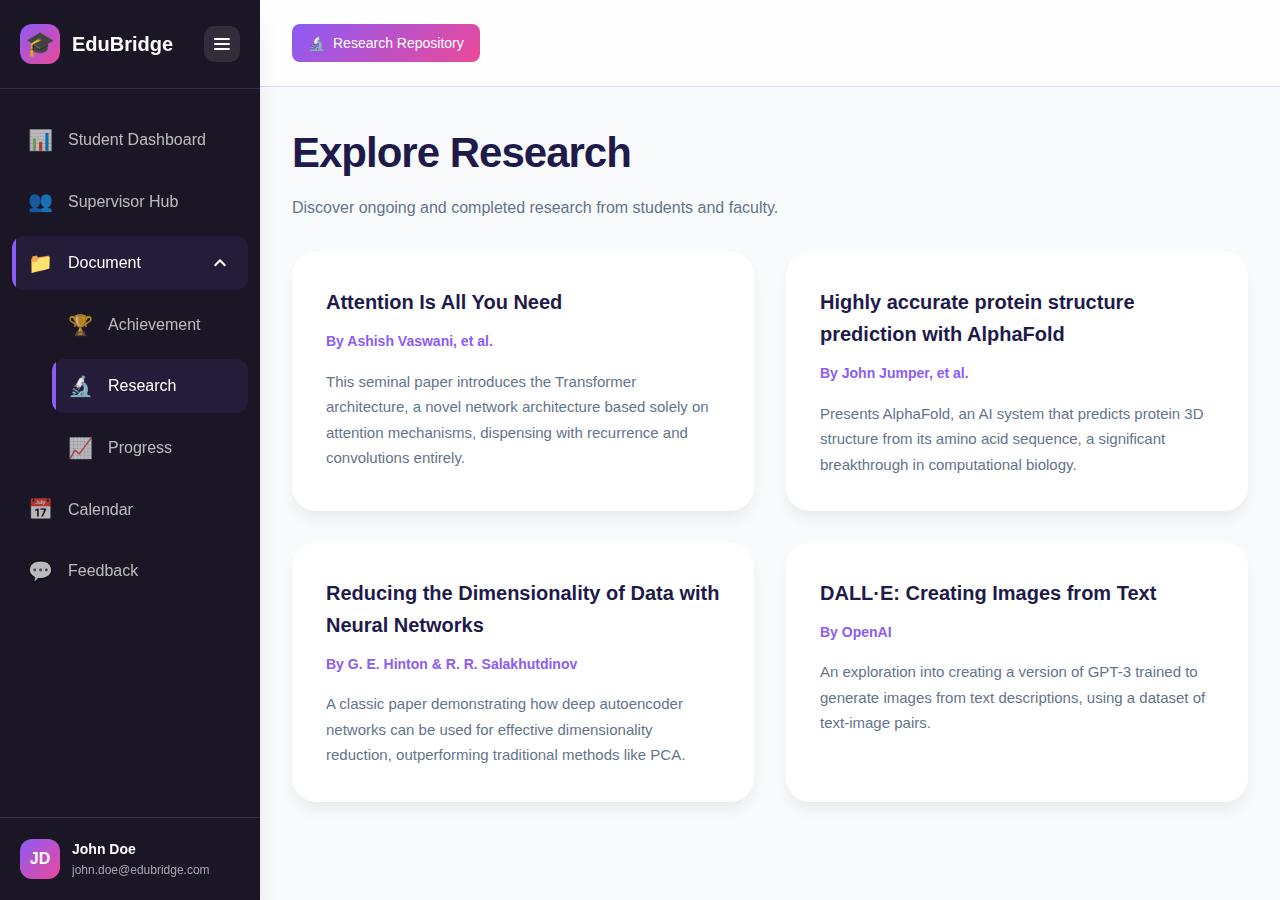
<file: research.html>
<!DOCTYPE html>
<html lang="en">
<head>
  <meta charset="UTF-8" />
  <meta name="viewport" content="width=device-width, initial-scale=1.0"/>
  <title>Research - EduBridge</title>
  <link rel="stylesheet" href="styles.css" />
  <link href="https://fonts.googleapis.com/css2?family=Material+Symbols+Outlined" rel="stylesheet" />
  <style>
    .research-grid {
        display: grid;
        grid-template-columns: repeat(auto-fill, minmax(350px, 1fr));
        gap: 32px;
    }
    .research-card {
        display: block;
        background: var(--bg-card);
        border-radius: 24px;
        padding: 32px;
        box-shadow: var(--shadow-lg);
        text-decoration: none;
        color: inherit;
        transition: all 0.3s ease;
        border: 2px solid transparent;
    }
    .research-card:hover {
        transform: translateY(-8px);
        box-shadow: var(--shadow-xl);
        border-color: var(--primary);
    }
    .research-card h3 {
        font-size: 20px;
        font-weight: 700;
        color: var(--text-primary);
        margin-bottom: 12px;
    }
    .research-card .author {
        font-size: 14px;
        font-weight: 600;
        color: var(--primary);
        margin-bottom: 16px;
    }
    .research-card .description {
        font-size: 15px;
        color: var(--text-secondary);
        line-height: 1.7;
    }
  </style>
</head>
<body>
<div class="layout">
  <aside class="sidebar" id="sidebar">
    <div class="sidebar-header">
      <a href="index.html" class="logo-wrapper">
        <div class="logo-icon">🎓</div>
        <span class="logo-text">EduBridge</span>
      </a>
      <button class="toggle-btn" onclick="toggleSidebar()">
        <svg width="20" height="20" viewBox="0 0 20 20" fill="currentColor"><path d="M3 5h14M3 10h14M3 15h14" stroke="currentColor" stroke-width="2" stroke-linecap="round" /></svg>
      </button>
    </div>
    <nav class="nav-menu">
      <div class="nav-item"><a href="index.html" class="nav-link"><span class="nav-icon">📊</span><span class="nav-text">Student Dashboard</span></a></div>
      <div class="nav-item"><a href="supervisor.html" class="nav-link"><span class="nav-icon">👥</span><span class="nav-text">Supervisor Hub</span></a></div>
      <div class="nav-item"><a href="javascript:void(0);" class="nav-link active" onclick="toggleSubItems()"><span class="nav-icon">📁</span><span class="nav-text">Document</span><span class="material-symbols-outlined" id="dropdownArrow">keyboard_arrow_up</span></a></div>
      <div class="nav-sub-items" id="subItems" style="display: block;">
        <div class="nav-item sub-item"><a href="achievement.html" class="nav-link"><span class="nav-icon">🏆</span><span class="nav-text">Achievement</span></a></div>
        <div class="nav-item sub-item"><a href="research.html" class="nav-link active"><span class="nav-icon">🔬</span><span class="nav-text">Research</span></a></div>
        <div class="nav-item sub-item"><a href="progress.html" class="nav-link"><span class="nav-icon">📈</span><span class="nav-text">Progress</span></a></div>
      </div>
      <div class="nav-item"><a href="calendar.html" class="nav-link"><span class="nav-icon">📅</span><span class="nav-text">Calendar</span></a></div>
      <div class="nav-item"><a href="feedback.html" class="nav-link"><span class="nav-icon">💬</span><span class="nav-text">Feedback</span></a></div>
    </nav>
    <a href="edit-profile.html" style="text-decoration: none; color: inherit;">
      <div class="user-profile">
        <div class="user-avatar">JD</div>
        <div class="user-info"><div class="user-name">John Doe</div><div class="user-email">john.doe@edubridge.com</div></div>
      </div>
    </a>
  </aside>

  <main class="main-content" id="mainContent">
    <div class="header">
        <div class="page-badge"><span>🔬</span><span>Research Repository</span></div>
    </div>
    <div class="content">
      <h1 class="section-title">Explore Research</h1>
      <p style="color: var(--text-secondary); margin-top: -32px; margin-bottom: 32px;">Discover ongoing and completed research from students and faculty.</p>
      
      <div class="research-grid">
        <a href="https://arxiv.org/abs/1706.03762" target="_blank" class="research-card">
            <h3>Attention Is All You Need</h3>
            <p class="author">By Ashish Vaswani, et al.</p>
            <p class="description">This seminal paper introduces the Transformer architecture, a novel network architecture based solely on attention mechanisms, dispensing with recurrence and convolutions entirely.</p>
        </a>
        <a href="https://www.nature.com/articles/s41586-021-03583-4" target="_blank" class="research-card">
            <h3>Highly accurate protein structure prediction with AlphaFold</h3>
            <p class="author">By John Jumper, et al.</p>
            <p class="description">Presents AlphaFold, an AI system that predicts protein 3D structure from its amino acid sequence, a significant breakthrough in computational biology.</p>
        </a>
        <a href="https://www.cs.toronto.edu/~hinton/absps/JMLRfinal.pdf" target="_blank" class="research-card">
            <h3>Reducing the Dimensionality of Data with Neural Networks</h3>
            <p class="author">By G. E. Hinton & R. R. Salakhutdinov</p>
            <p class="description">A classic paper demonstrating how deep autoencoder networks can be used for effective dimensionality reduction, outperforming traditional methods like PCA.</p>
        </a>
        <a href="https://openai.com/research/dall-e" target="_blank" class="research-card">
            <h3>DALL·E: Creating Images from Text</h3>
            <p class="author">By OpenAI</p>
            <p class="description">An exploration into creating a version of GPT-3 trained to generate images from text descriptions, using a dataset of text-image pairs.</p>
        </a>
      </div>
    </div>
  </main>
</div>
<script>
  function toggleSubItems() {
    const subItems = document.getElementById("subItems");
    const arrow = document.getElementById("dropdownArrow");
    const isVisible = subItems.style.display === "block";
    subItems.style.display = isVisible ? "none" : "block";
    arrow.textContent = isVisible ? "keyboard_arrow_down" : "keyboard_arrow_up";
  }
  function toggleSidebar() {
      const sidebar = document.getElementById('sidebar');
      sidebar.classList.toggle('collapsed');
  }
</script>
</body>
</html>
</file>
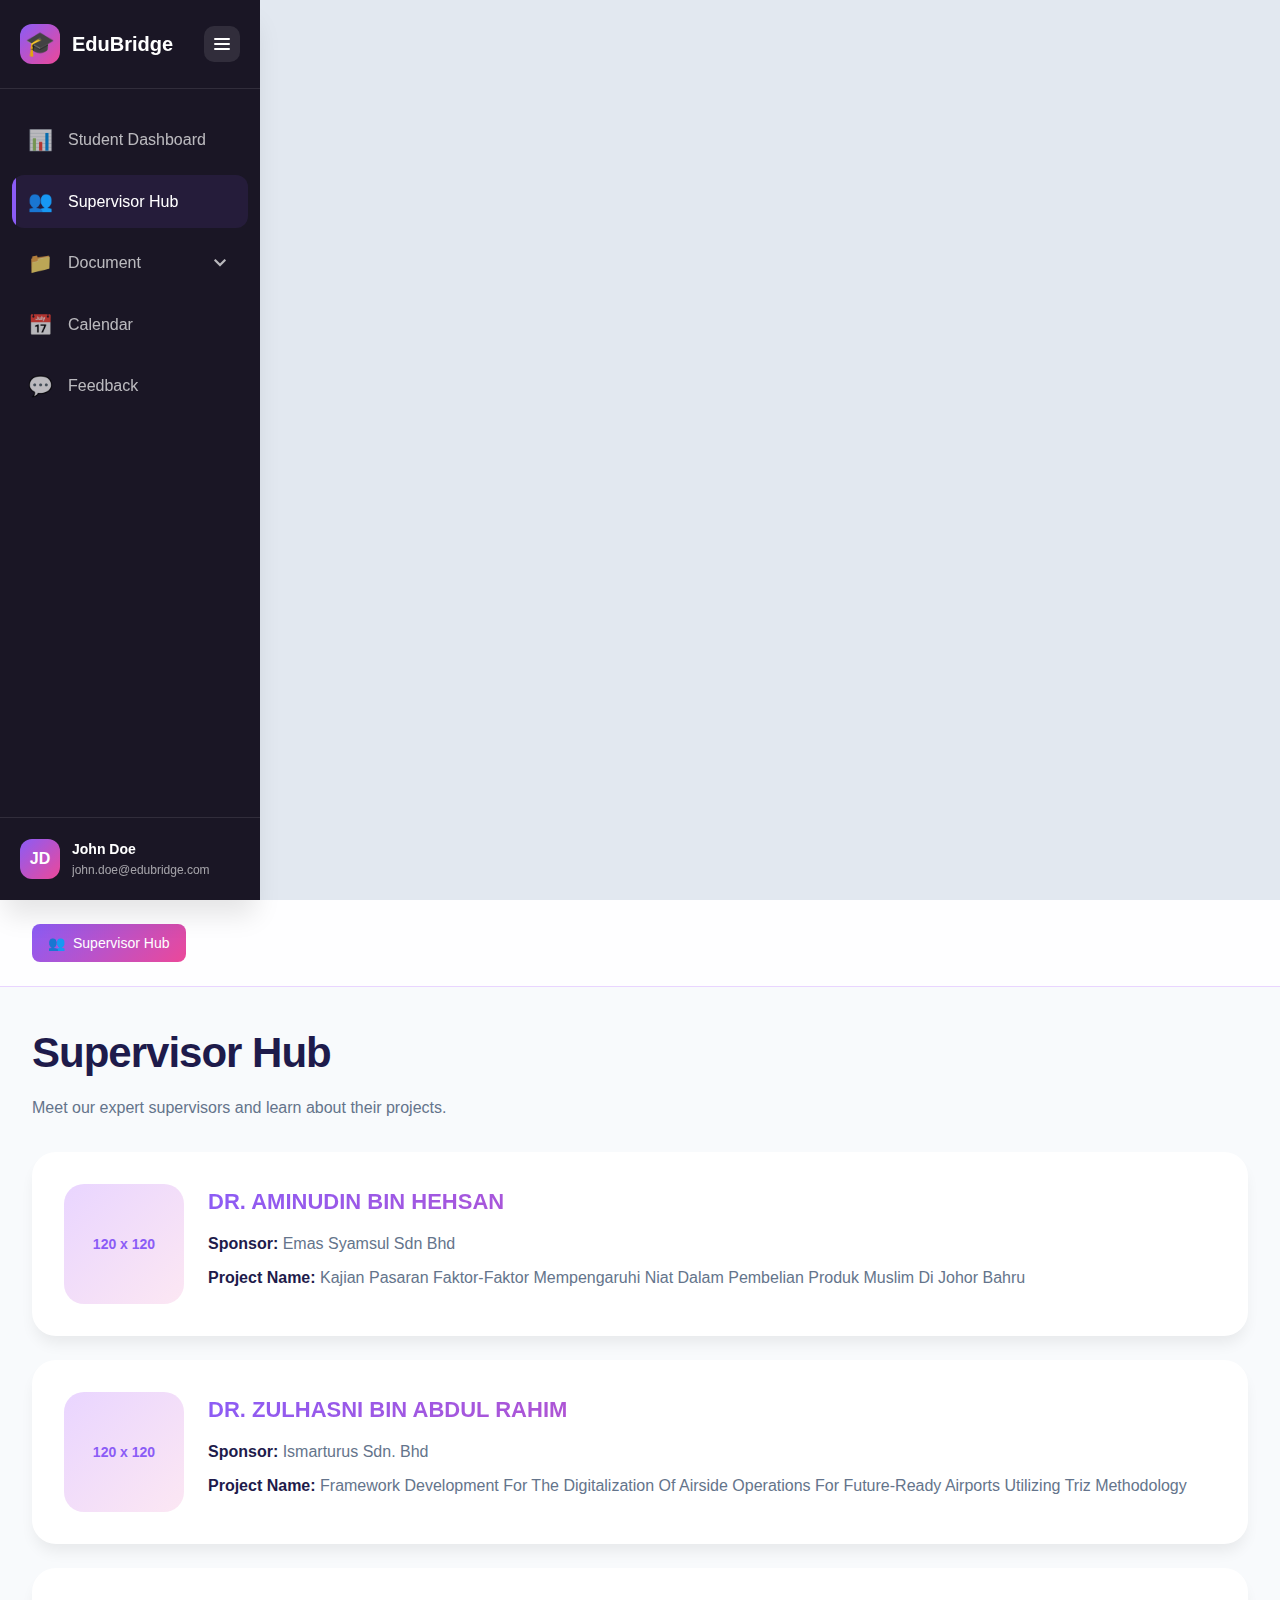
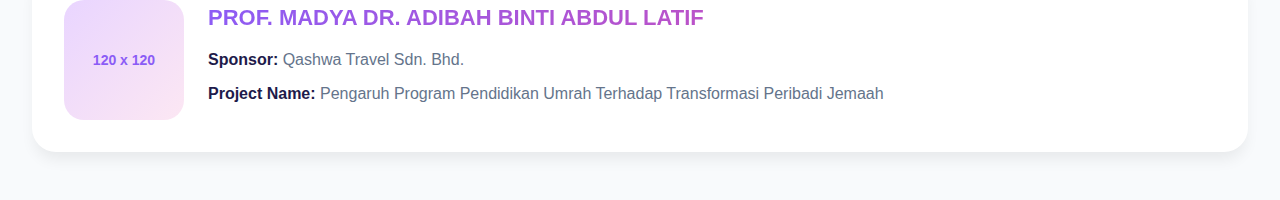
<file: supervisor.html>
<!DOCTYPE html>
<html lang="en">
<head>
    <meta charset="UTF-8">
    <meta name="viewport" content="width=device-width, initial-scale=1.0">
    <title>EduBridge - Supervisor Hub</title>
    <link rel="stylesheet" href="styles.css">
    <!-- ADDED: Link for the dropdown arrow icon -->
    <link href="https://fonts.googleapis.com/css2?family=Material+Symbols+Outlined" rel="stylesheet" />
</head>
<body>
    <!--
      UPDATED SIDEBAR:
      This entire <aside> block has been replaced with the one from index.html
      and the 'active' class has been moved to the "Supervisor Hub" link.
    -->
    <aside class="sidebar" id="sidebar">
      <div class="sidebar-header">
        <a href="index.html" class="logo-wrapper">
          <div class="logo-icon">🎓</div>
          <span class="logo-text">EduBridge</span>
        </a>
        <button class="toggle-btn" onclick="toggleSidebar()">
          <svg width="20" height="20" viewBox="0 0 20 20" fill="currentColor">
            <path d="M3 5h14M3 10h14M3 15h14" stroke="currentColor" stroke-width="2" stroke-linecap="round" />
          </svg>
        </button>
      </div>

     <nav class="nav-menu">
      <div class="nav-item">
        <a href="index.html" class="nav-link">
          <span class="nav-icon">📊</span>
          <span class="nav-text">Student Dashboard</span>
        </a>
      </div>

      <div class="nav-item">
        <!-- The "active" class is now correctly on this link -->
        <a href="supervisor.html" class="nav-link active">
          <span class="nav-icon">👥</span>
          <span class="nav-text">Supervisor Hub</span>
        </a>
      </div>

    <div class="nav-item">
      <a href="javascript:void(0);" class="nav-link" onclick="toggleSubItems()">
        <span class="nav-icon">📁</span>
        <span class="nav-text">Document</span>
        <span class="material-symbols-outlined" id="dropdownArrow">keyboard_arrow_down</span>
      </a>
    </div>

    <div class="nav-sub-items" id="subItems" style="display: none;">
      <div class="nav-item sub-item">
        <a href="achievement.html" class="nav-link">
          <span class="nav-icon">🏆</span>
          <span class="nav-text">Achievement</span>
        </a>
      </div>
      <div class="nav-item sub-item">
        <a href="research.html" class="nav-link">
          <span class="nav-icon">🔬</span>
          <span class="nav-text">Research</span>
        </a>
      </div>
      <div class="nav-item sub-item">
        <a href="progress.html" class="nav-link">
          <span class="nav-icon">📈</span>
          <span class="nav-text">Progress</span>
        </a>
      </div>
    </div>

      <div class="nav-item">
        <a href="calendar.html" class="nav-link">
          <span class="nav-icon">📅</span>
          <span class="nav-text">Calendar</span>
        </a>
      </div>

      <div class="nav-item">
        <a href="feedback.html" class="nav-link">
          <span class="nav-icon">💬</span>
          <span class="nav-text">Feedback</span>
        </a>
      </div>
    </nav>

      <!-- User Profile -->
      <a href="edit-profile.html" style="text-decoration: none; color: inherit;">
        <div class="user-profile">
          <div class="user-avatar">JD</div>
          <div class="user-info">
            <div class="user-name">John Doe</div>
            <div class="user-email">john.doe@edubridge.com</div>
          </div>
        </div>
      </a>
    </aside>

    <!-- Main Content -->
    <main class="main-content" id="mainContent">
        <div class="header">
            <div class="page-badge">
                <span>👥</span>
                <span>Supervisor Hub</span>
            </div>
        </div>

        <div class="content">
            <h1 class="section-title">Supervisor Hub</h1>
            <p style="color: var(--text-secondary); margin-top: -32px; margin-bottom: 32px;">Meet our expert supervisors and learn about their projects.</p>

            <div class="supervisor-grid">
                <div class="supervisor-card">
                    <div class="supervisor-avatar">120 x 120</div>
                    <div class="supervisor-info">
                        <h3 class="supervisor-name">DR. AMINUDIN BIN HEHSAN</h3>
                        <p class="supervisor-detail"><strong>Sponsor:</strong> Emas Syamsul Sdn Bhd</p>
                        <p class="supervisor-detail"><strong>Project Name:</strong> Kajian Pasaran Faktor-Faktor Mempengaruhi Niat Dalam Pembelian Produk Muslim Di Johor Bahru</p>
                    </div>
                </div>

                <div class="supervisor-card">
                    <div class="supervisor-avatar">120 x 120</div>
                    <div class="supervisor-info">
                        <h3 class="supervisor-name">DR. ZULHASNI BIN ABDUL RAHIM</h3>
                        <p class="supervisor-detail"><strong>Sponsor:</strong> Ismarturus Sdn. Bhd</p>
                        <p class="supervisor-detail"><strong>Project Name:</strong> Framework Development For The Digitalization Of Airside Operations For Future-Ready Airports Utilizing Triz Methodology</p>
                    </div>
                </div>

                <div class="supervisor-card">
                    <div class="supervisor-avatar">120 x 120</div>
                    <div class="supervisor-info">
                        <h3 class="supervisor-name">PROF. MADYA DR. ADIBAH BINTI ABDUL LATIF</h3>
                        <p class="supervisor-detail"><strong>Sponsor:</strong> Qashwa Travel Sdn. Bhd.</p>
                        <p class="supervisor-detail"><strong>Project Name:</strong> Pengaruh Program Pendidikan Umrah Terhadap Transformasi Peribadi Jemaah</p>
                    </div>
                </div>
            </div>
        </div>
    </main>
    
    <!-- ADDED: JavaScript for the dropdown menu -->
    <script>
    function toggleSubItems() {
      const subItems = document.getElementById("subItems");
      const arrow = document.getElementById("dropdownArrow");

      const isVisible = subItems.style.display === "block";
      subItems.style.display = isVisible ? "none" : "block";

      // Toggle the arrow icon
      arrow.textContent = isVisible ? "keyboard_arrow_down" : "keyboard_arrow_up";
    }
    </script>

    <script src="common.js"></script>
</body>
</html>
</file>
<file: styles.css>
* {
    margin: 0;
    padding: 0;
    box-sizing: border-box;
}

:root {
    --sidebar-bg: #1a1625;
    --sidebar-hover: rgba(139, 92, 246, 0.1);
    --primary: #8b5cf6;
    --secondary: #ec4899;
    --accent: #06b6d4;
    --bg-main: #f8fafc;
    --bg-card: #ffffff;
    --text-primary: #1e1b4b;
    --text-secondary: #64748b;
    --border: #e9d5ff;
    --shadow-sm: 0 1px 3px rgba(0, 0, 0, 0.05);
    --shadow-md: 0 4px 6px -1px rgba(0, 0, 0, 0.07);
    --shadow-lg: 0 10px 15px -3px rgba(0, 0, 0, 0.07);
    --shadow-xl: 0 20px 25px -5px rgba(0, 0, 0, 0.1);
    --gradient-primary: linear-gradient(135deg, #8b5cf6 0%, #ec4899 100%);
    --gradient-dark: linear-gradient(135deg, #1e1b4b 0%, #312e81 100%);
    --gradient-light: linear-gradient(135deg, #e9d5ff 0%, #fce7f3 100%);
}

body {
    font-family: 'Inter', -apple-system, BlinkMacSystemFont, 'Segoe UI', Roboto, sans-serif;
    background: #e2e8f0; /* A slightly darker bg to see the layout */
    color: var(--text-primary);
    line-height: 1.6;
}

/* --- Main Layout for MacBook Sizing --- */
.layout {
    max-width: 1280px; /* EDITED FOR MACBOOK AIR */
    margin: 0 auto;
    background: var(--bg-main);
    display: flex;
    position: relative;
    min-height: 100vh;
}

/* --- UPDATED: Modern Sidebar with Flexbox for Scrolling --- */
.sidebar {
    position: sticky;
    top: 0;
    align-self: flex-start;
    height: 100vh;
    width: 260px;
    background: var(--sidebar-bg);
    transition: width 0.3s cubic-bezier(0.4, 0, 0.2, 1);
    z-index: 1000;
    box-shadow: var(--shadow-xl);
    flex-shrink: 0;
    
    /* Flexbox layout for the sidebar itself */
    display: flex;
    flex-direction: column;
}

.sidebar.collapsed {
    width: 80px;
}

.sidebar-header {
    display: flex;
    align-items: center;
    justify-content: space-between;
    padding: 24px 20px;
    border-bottom: 1px solid rgba(255, 255, 255, 0.1);
    flex-shrink: 0; /* Prevents header from shrinking */
}

.logo-wrapper {
    display: flex;
    align-items: center;
    gap: 12px;
    text-decoration: none;
}

.logo-icon {
    width: 40px;
    height: 40px;
    background: var(--gradient-primary);
    border-radius: 12px;
    display: flex;
    align-items: center;
    justify-content: center;
    font-size: 24px;
    color: white;
    flex-shrink: 0;
}

.logo-text {
    font-size: 20px;
    font-weight: 700;
    color: white;
    transition: opacity 0.3s ease;
}

.sidebar.collapsed .logo-text {
    opacity: 0;
    visibility: hidden;
}

.toggle-btn {
    width: 36px;
    height: 36px;
    background: rgba(255, 255, 255, 0.1);
    border: none;
    border-radius: 10px;
    color: white;
    cursor: pointer;
    display: flex;
    align-items: center;
    justify-content: center;
    transition: all 0.3s ease;
    position: absolute;
    right: 20px;
}

.toggle-btn:hover {
    background: var(--primary);
    transform: scale(1.05);
}

/* --- UPDATED: Navigation Menu (Now Scrollable) --- */
.nav-menu {
    padding: 24px 0;
    flex-grow: 1; /* Allows this element to take all available space */
    overflow-y: auto; /* Adds a scrollbar ONLY when content overflows */
}

/* Custom scrollbar for a cleaner look (optional but recommended) */
.nav-menu::-webkit-scrollbar {
  width: 6px;
}
.nav-menu::-webkit-scrollbar-track {
  background: transparent;
}
.nav-menu::-webkit-scrollbar-thumb {
  background-color: rgba(255, 255, 255, 0.2);
  border-radius: 6px;
}

.nav-item {
    margin: 0 12px 8px;
}

.nav-link {
    display: flex;
    align-items: center;
    gap: 16px;
    padding: 14px 16px;
    color: rgba(255, 255, 255, 0.7);
    text-decoration: none;
    border-radius: 12px;
    transition: all 0.3s ease;
    position: relative;
    overflow: hidden;
}

.nav-link::before {
    content: '';
    position: absolute;
    left: 0;
    top: 0;
    width: 4px;
    height: 100%;
    background: var(--primary);
    transform: translateX(-100%);
    transition: transform 0.3s ease;
}

.nav-link:hover {
    background: var(--sidebar-hover);
    color: white;
}

.nav-link.active {
    background: var(--sidebar-hover);
    color: white;
}

.nav-link.active::before {
    transform: translateX(0);
}

.nav-icon {
    width: 24px;
    height: 24px;
    display: flex;
    align-items: center;
    justify-content: center;
    font-size: 20px;
    flex-shrink: 0;
}

.nav-text {
    font-weight: 500;
    transition: opacity 0.3s ease;
}

.sidebar.collapsed .nav-text,
.sidebar.collapsed .material-symbols-outlined {
    opacity: 0;
    visibility: hidden;
}

/* --- UPDATED: User Profile (No longer absolutely positioned) --- */
.user-profile {
    padding: 20px;
    border-top: 1px solid rgba(255, 255, 255, 0.1);
    display: flex;
    align-items: center;
    gap: 12px;
    flex-shrink: 0; /* Prevents profile from shrinking */
}

.user-avatar {
    width: 40px;
    height: 40px;
    background: var(--gradient-primary);
    border-radius: 12px;
    display: flex;
    align-items: center;
    justify-content: center;
    color: white;
    font-weight: 600;
    flex-shrink: 0;
}

.user-info {
    flex: 1;
    overflow: hidden;
    transition: opacity 0.3s ease;
}

.sidebar.collapsed .user-info {
    opacity: 0;
    visibility: hidden;
}

.user-name {
    font-weight: 600;
    color: white;
    font-size: 14px;
}

.user-email {
    font-size: 12px;
    color: rgba(255, 255, 255, 0.6);
}

/* --- Main Content (No changes needed here) --- */
.main-content {
    flex-grow: 1;
    min-height: 100vh;
    background: var(--bg-main);
}
.dropdown-arrow { margin-left: auto; transition: transform 0.3s ease; }
.rotate { transform: rotate(180deg); }
.document-toggle { cursor: pointer; }
.document-toggle:hover { background: var(--sidebar-hover); color: white; }
.dropdown-content { display: none; margin-left: 12px; }
.nav-sub-items { margin-left: 12px; }
.nav-item.sub-item { margin-left: 40px; }
.nav-link .material-symbols-outlined { margin-left: auto; transition: transform 0.3s ease; }
.header { background: rgba(255, 255, 255, 0.8); backdrop-filter: blur(10px); padding: 24px 32px; display: flex; align-items: center; gap: 16px; border-bottom: 1px solid var(--border); position: sticky; top: 0; z-index: 100; }
.page-badge { background: var(--gradient-primary); color: white; padding: 8px 16px; border-radius: 8px; font-size: 14px; font-weight: 500; display: flex; align-items: center; gap: 8px; }
.page-title { font-size: 24px; font-weight: 700; color: var(--text-primary); }
.content { padding: 32px; }
.section-title { font-size: 42px; font-weight: 800; color: var(--text-primary); margin-bottom: 40px; letter-spacing: -1px; }

/* ALL OTHER STYLES (DASHBOARD, CALENDAR, FORMS, ETC.) REMAIN THE SAME */
/* Paste the rest of your original CSS here if it's not already included */
.dashboard-layout { display: grid; grid-template-columns: 2.5fr 1fr; gap: 32px; align-items: start; } /* EDITED FOR MACBOOK AIR */
.news-column { display: flex; flex-direction: column; gap: 40px; }
.carousel-container { position: relative; }
.carousel-container:hover .carousel-nav-btn { opacity: 1; }
.news-carousel { display: flex; overflow: hidden; scroll-behavior: smooth; border-radius: 16px; box-shadow: var(--shadow-lg); }
.news-card-wrapper { flex: 0 0 100%; transition: transform 0.5s ease-in-out; }
.news-card { background: var(--bg-card); border-radius: 16px; overflow: hidden; position: relative; height: 450px; background-size: cover; background-position: center; display: flex; flex-direction: column; justify-content: flex-end; color: white; }
.news-card::after { content: ''; position: absolute; inset: 0; background: linear-gradient(to top, rgba(0,0,0,0.85) 0%, rgba(0,0,0,0.5) 40%, transparent 70%); }
.news-tag { position: absolute; top: 16px; left: 16px; padding: 4px 12px; border-radius: 99px; font-size: 12px; font-weight: 600; color: white; z-index: 2; }
.news-tag.post { background: #3b82f6; } .news-tag.event { background: #ef4444; } .news-tag.grant { background: #10b981; } .news-tag.announcement { background: #f97316; }
.news-content { position: relative; padding: 24px; z-index: 2; }
.news-title { font-size: 24px; font-weight: 700; margin-bottom: 8px; line-height: 1.3; }
.news-subtitle { font-size: 15px; opacity: 0.9; margin-bottom: 16px; line-height: 1.5; }
.news-meta { display: flex; align-items: center; justify-content: space-between; font-size: 14px; opacity: 0.8; }
.news-stats { display: flex; align-items: center; gap: 16px; }
.news-stat { display: flex; align-items: center; gap: 6px; }
.carousel-nav-btn { position: absolute; top: 50%; transform: translateY(-50%); width: 40px; height: 40px; border-radius: 50%; background-color: rgba(26, 22, 37, 0.5); backdrop-filter: blur(4px); border: 1px solid rgba(255, 255, 255, 0.2); color: white; font-size: 20px; font-weight: bold; cursor: pointer; z-index: 10; display: flex; align-items: center; justify-content: center; transition: all 0.2s ease-in-out; opacity: 0; }
.carousel-nav-btn:hover { background-color: rgba(26, 22, 37, 0.7); transform: translateY(-50%) scale(1.05); }
.carousel-nav-btn.prev { left: 16px; } .carousel-nav-btn.next { right: 16px; }
.carousel-dots { position: absolute; bottom: 24px; left: 50%; transform: translateX(-50%); display: flex; gap: 10px; z-index: 10; }
.carousel-dot { width: 8px; height: 8px; border-radius: 50%; background: rgba(255, 255, 255, 0.4); transition: all 0.3s ease; cursor: pointer; }
.carousel-dot.active { background: white; width: 24px; border-radius: 4px; }
.more-news-title { font-size: 24px; font-weight: 700; color: var(--text-primary); padding-bottom: 12px; margin-bottom: 24px; border-bottom: 1px solid #e2e8f0; }
.more-news-grid { display: grid; grid-template-columns: repeat(auto-fit, minmax(280px, 1fr)); gap: 24px; }
.small-news-card { background: var(--bg-card); border-radius: 12px; box-shadow: var(--shadow-md); padding: 20px; transition: all 0.3s ease; display: flex; flex-direction: column; gap: 8px; }
.small-news-card:hover { transform: translateY(-4px); box-shadow: var(--shadow-lg); }
.small-news-title { font-size: 16px; font-weight: 600; color: var(--text-primary); line-height: 1.4; }
.small-news-excerpt { font-size: 14px; color: var(--text-secondary); flex-grow: 1; }
.small-news-date { font-size: 12px; color: var(--text-secondary); font-weight: 500; margin-top: 8px; }
.events-card { background: var(--bg-card); border-radius: 20px; padding: 24px; box-shadow: var(--shadow-lg); display: flex; flex-direction: column; }
.events-header { font-size: 20px; font-weight: 700; margin-bottom: 24px; color: var(--text-primary); }
.event-list { display: flex; flex-direction: column; gap: 12px; flex-grow: 1; }
.event-item { display: flex; align-items: center; gap: 16px; padding: 12px; background: var(--bg-main); border-radius: 12px; transition: all 0.3s ease; }
.event-item:hover { transform: scale(1.03); box-shadow: var(--shadow-md); background: white; }
.event-flag img { width: 32px; height: auto; border-radius: 4px; box-shadow: var(--shadow-sm); }
.event-details { flex: 1; } .event-name { font-weight: 600; color: var(--text-primary); font-size: 15px; margin-bottom: 2px; } .event-date { font-size: 13px; color: var(--text-secondary); }
.event-arrow { width: 32px; height: 32px; border-radius: 50%; background: #eef2ff; color: var(--primary); display: flex; align-items: center; justify-content: center; transition: all 0.2s ease; }
.event-item:hover .event-arrow { transform: translateX(4px); background: var(--primary); color: white; }
.pagination-controls { display: flex; justify-content: space-between; align-items: center; padding-top: 24px; margin-top: auto; }
.pagination-btn { padding: 8px 16px; border-radius: 8px; border: 1px solid #e2e8f0; background: white; color: var(--text-secondary); font-weight: 500; cursor: pointer; transition: all 0.3s ease; }
.pagination-btn:hover:not(:disabled) { background: #f1f5f9; border-color: #d1d5db; color: var(--text-primary); }
.pagination-btn:disabled { opacity: 0.5; cursor: not-allowed; }
.pagination-btn.next { background: var(--primary); color: white; border-color: var(--primary); }
.pagination-btn.next:hover:not(:disabled) { background: #7c3aed; }
.page-info { color: var(--text-secondary); font-size: 14px; }
.calendar-layout { display: grid; grid-template-columns: 1fr 380px; gap: 32px; }
.calendar-card { background: var(--bg-card); border-radius: 24px; padding: 32px; box-shadow: var(--shadow-lg); }
.calendar-header { display: flex; justify-content: space-between; align-items: center; margin-bottom: 32px; }
.calendar-nav { display: flex; align-items: center; gap: 24px; }
.calendar-nav button { width: 40px; height: 40px; background: var(--bg-main); border: none; border-radius: 12px; color: var(--text-primary); font-size: 20px; cursor: pointer; transition: all 0.3s ease; }
.calendar-nav button:hover { background: var(--primary); color: white; transform: scale(1.1); }
.calendar-month { font-size: 20px; font-weight: 700; color: var(--text-primary); }
.calendar-grid { display: grid; grid-template-columns: repeat(7, 1fr); gap: 8px; }
.calendar-day-header { text-align: center; font-weight: 600; color: var(--text-secondary); padding: 12px; font-size: 14px; }
.calendar-day { aspect-ratio: 1; display: flex; align-items: center; justify-content: center; border-radius: 12px; font-weight: 500; cursor: pointer; transition: all 0.3s ease; position: relative; }
.calendar-day:hover { background: var(--bg-main); color: var(--primary); }
.calendar-day.active { background: var(--gradient-primary); color: white; font-weight: 600; }
.calendar-day.other-month { color: #cbd5e1; }
.meetings-card { background: var(--bg-card); border-radius: 24px; padding: 32px; box-shadow: var(--shadow-lg); }
.meetings-header { font-size: 24px; font-weight: 700; margin-bottom: 8px; }
.meetings-subtitle { color: var(--text-secondary); margin-bottom: 28px; }
.meeting-item { padding: 20px 0; border-bottom: 1px solid var(--border); }
.meeting-item:last-child { border-bottom: none; }
.meeting-title { font-weight: 600; font-size: 16px; margin-bottom: 4px; }
.meeting-info { color: var(--text-secondary); font-size: 14px; margin-bottom: 8px; }
.meeting-time { display: inline-block; background: var(--gradient-light); color: var(--primary); padding: 6px 16px; border-radius: 20px; font-size: 12px; font-weight: 600; }
.supervisor-search-container { margin-bottom: 32px; position: relative; }
.supervisor-search { width: 100%; padding: 16px 20px 16px 50px; border: 2px solid var(--border); border-radius: 12px; font-size: 16px; transition: all 0.3s ease; background: white; }
.supervisor-search:focus { outline: none; border-color: var(--primary); box-shadow: 0 0 0 3px rgba(139, 92, 246, 0.2); }
.supervisor-search-container::before { content: '🔍'; position: absolute; left: 20px; top: 50%; transform: translateY(-50%); font-size: 20px; color: var(--text-secondary); }
#noResultsMessage { text-align: center; padding: 40px; color: var(--text-secondary); font-size: 18px; display: none; }
.supervisor-grid { display: grid; gap: 24px; }
.supervisor-card { background: var(--bg-card); border-radius: 24px; padding: 32px; box-shadow: var(--shadow-lg); display: flex; gap: 24px; transition: all 0.3s ease; }
.supervisor-card:hover { transform: translateY(-5px); box-shadow: var(--shadow-xl); }
.supervisor-avatar { width: 120px; height: 120px; background: var(--gradient-light); border-radius: 20px; display: flex; align-items: center; justify-content: center; font-size: 14px; color: var(--primary); font-weight: 600; flex-shrink: 0; }
.supervisor-info { flex: 1; }
.supervisor-name { font-size: 22px; font-weight: 700; background: var(--gradient-primary); -webkit-background-clip: text; -webkit-text-fill-color: transparent; margin-bottom: 12px; }
.supervisor-detail { color: var(--text-secondary); margin-bottom: 8px; line-height: 1.6; }
.supervisor-detail strong { color: var(--text-primary); font-weight: 600; }
.feedback-card { background: var(--bg-card); border-radius: 24px; padding: 40px; box-shadow: var(--shadow-lg); max-width: 800px; margin: 0 auto; }
.form-header { margin-bottom: 32px; }
.form-title { font-size: 28px; font-weight: 700; margin-bottom: 8px; }
.form-subtitle { color: var(--text-secondary); }
.form-group { margin-bottom: 28px; }
.form-label { display: block; font-weight: 600; margin-bottom: 12px; color: var(--text-primary); }
.form-control { width: 100%; padding: 16px 20px; border: 2px solid var(--border); border-radius: 12px; font-size: 16px; transition: all 0.3s ease; background: var(--bg-main); }
.form-control:focus { outline: none; border-color: var(--primary); background: white; }
textarea.form-control { resize: vertical; min-height: 200px; font-family: inherit; }
.submit-btn { background: var(--gradient-primary); color: white; border: none; padding: 16px 32px; border-radius: 12px; font-size: 16px; font-weight: 600; cursor: pointer; transition: all 0.3s ease; }
.submit-btn:hover { transform: translateY(-2px); box-shadow: var(--shadow-lg); }

/* --- Styles for Supervisor Search Highlighting --- */
.supervisor-card.is-match {
  border-left: 5px solid #10b981;
  box-shadow: 0 4px 15px rgba(16, 185, 129, 0.15);
}
.supervisor-card mark {
  background-color: transparent;
  color: #059669;
  font-weight: 700;
  padding: 0;
}

/* Responsive Design Updates */
@media (max-width: 1200px) { .dashboard-layout, .calendar-layout { grid-template-columns: 1fr; } .events-card, .meetings-card { margin-top: 32px; } }
@media (max-width: 768px) { .layout { display: block; } .sidebar { position: fixed; transform: translateX(-100%); width: 100%; box-shadow: none; } .sidebar.open { transform: translateX(0); } .main-content { margin-left: 0; } .header, .content { padding: 20px; } .section-title { font-size: 32px; } .supervisor-card { flex-direction: column; } .supervisor-avatar { width: 100%; height: 150px; } .toggle-btn { display: block; } }
</file>
